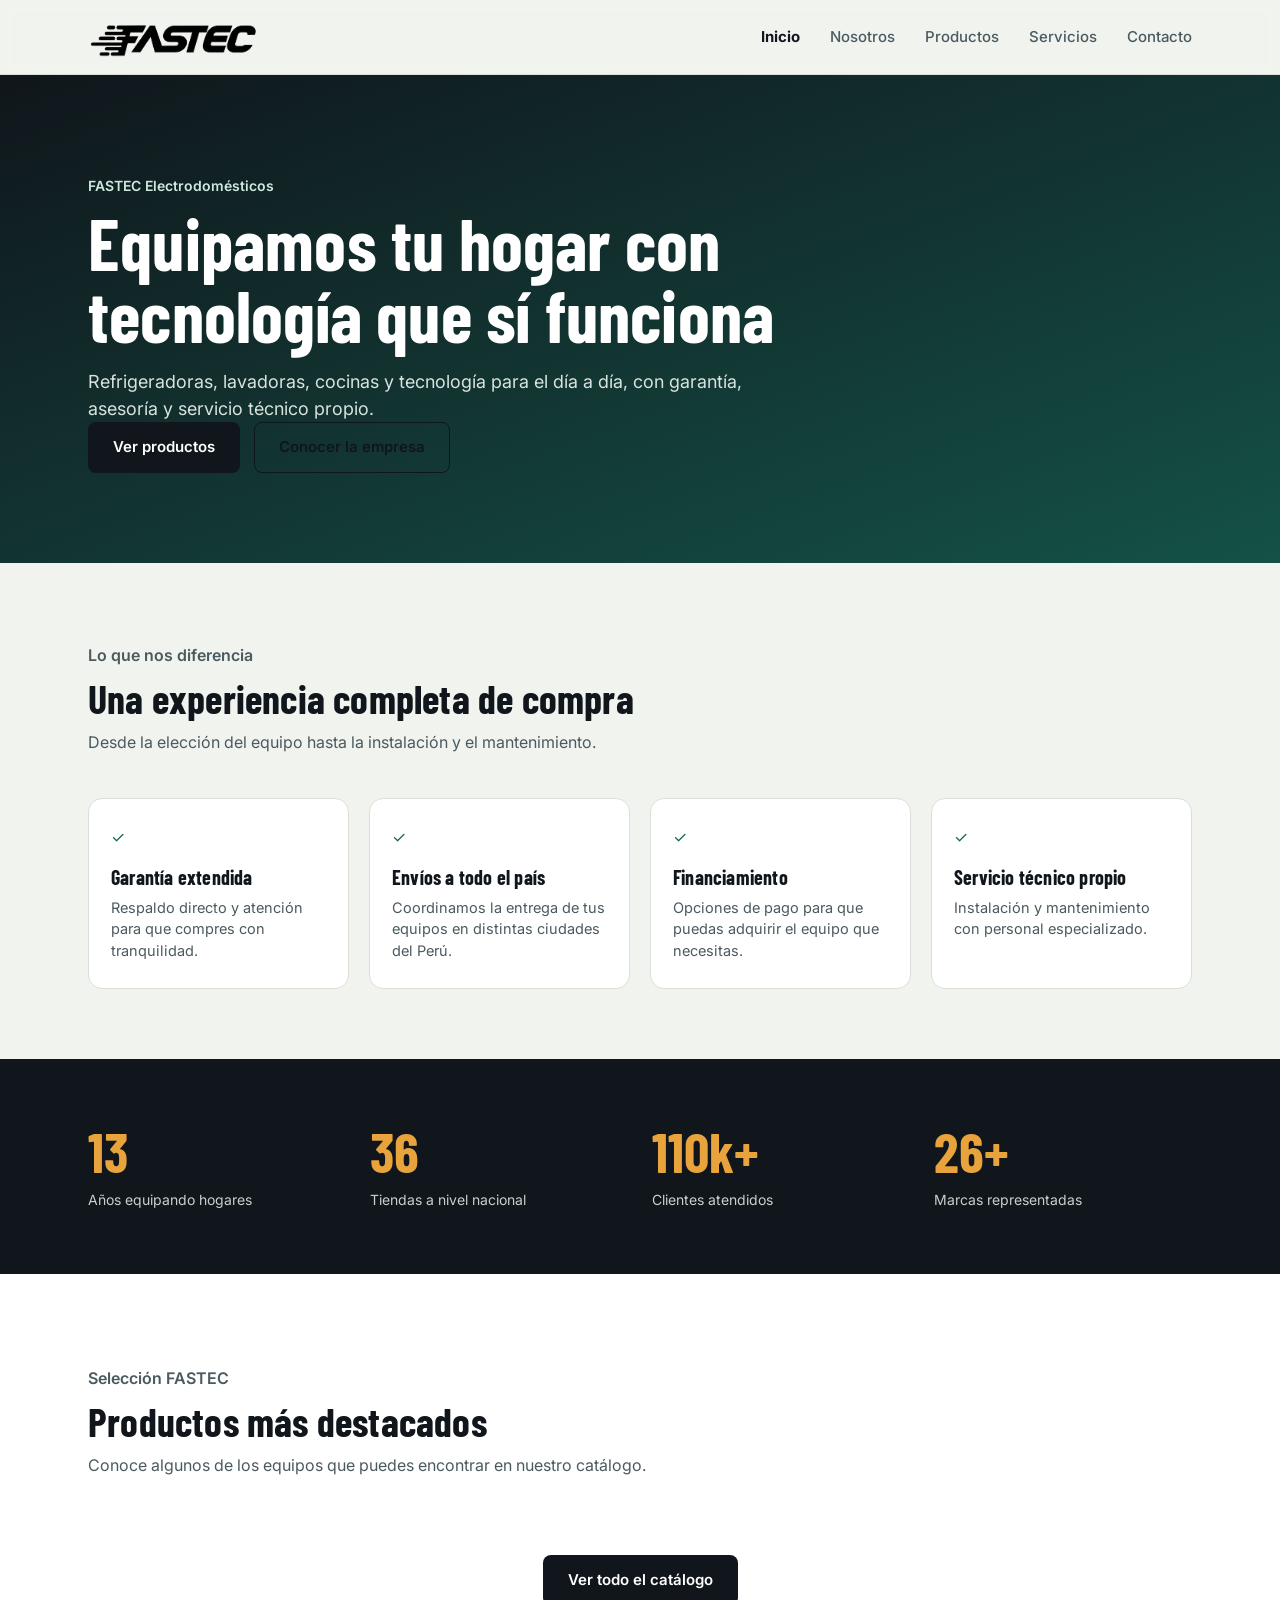
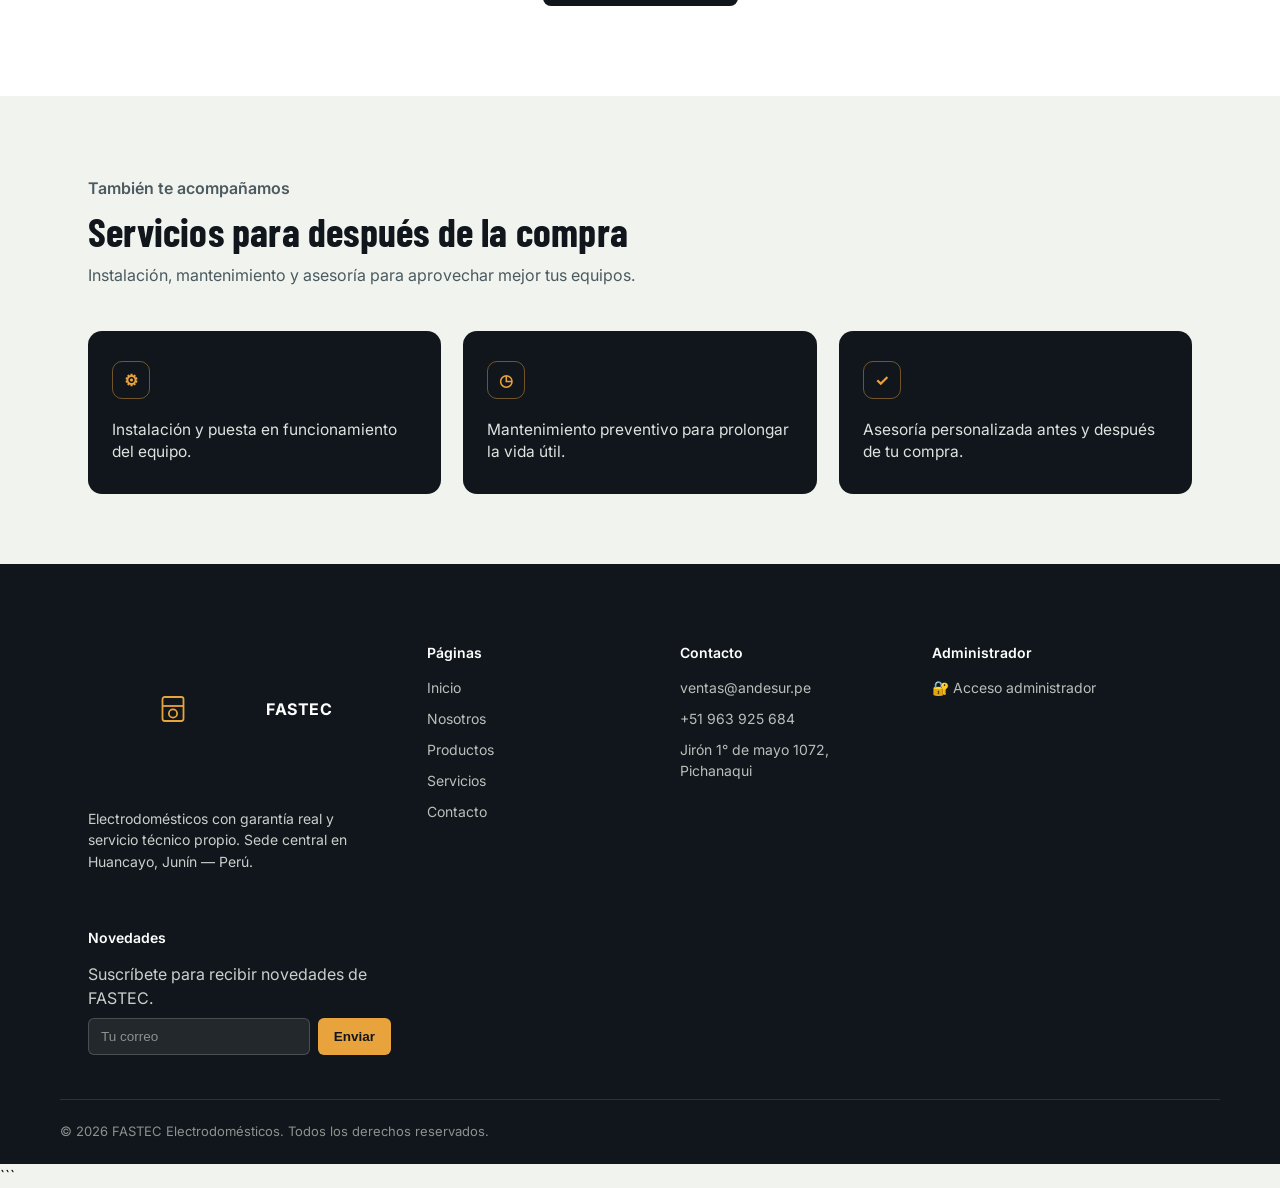
<file: index.html>
<!DOCTYPE html>
<html lang="es">
<head>
<meta charset="UTF-8">
<meta name="viewport" content="width=device-width, initial-scale=1.0">

<title>Inicio | </title>

<link rel="stylesheet" href="styles.css">

<link rel="preconnect" href="https://fonts.googleapis.com">
<link rel="preconnect" href="https://fonts.gstatic.com" crossorigin>

<link href="https://fonts.googleapis.com/css2?family=Barlow+Condensed:wght@600;700&family=Inter:wght@400;500;600;700&family=Space+Mono:wght@400;700&display=swap" rel="stylesheet">

</head>

<body>

<!-- =========================
     CABECERA
========================= -->
<div id="sharedHeader"></div>
    <!-- BOTÓN MENÚ MÓVIL -->

    <button
      class="nav-toggle"
      id="navToggle"
      aria-label="Abrir menú"
      aria-expanded="false"
    >

      <span></span>
      <span></span>
      <span></span>

    </button>

  </div>

</header>


<!-- =========================
     CONTENIDO PRINCIPAL
========================= -->

<main>


<!-- =========================
     HERO
========================= -->

<section class="page-hero">

  <div class="wrap page-hero-inner">

    <p class="kicker">
      FASTEC Electrodomésticos
    </p>

    <h1>
      Equipamos tu hogar con tecnología que sí funciona
    </h1>

    <p>
      Refrigeradoras, lavadoras, cocinas y tecnología para el día a día,
      con garantía, asesoría y servicio técnico propio.
    </p>

    <div class="hero-actions">

      <a
        href="productos.html"
        class="btn btn-primary"
      >
        Ver productos
      </a>

      <a
        href="nosotros.html"
        class="btn btn-ghost"
      >
        Conocer la empresa
      </a>

    </div>

  </div>

</section>


<!-- =========================
     CARACTERÍSTICAS
========================= -->

<section class="features">

  <div class="wrap">

    <div class="section-head">

      <p class="kicker">
        Lo que nos diferencia
      </p>

      <h2>
        Una experiencia completa de compra
      </h2>

      <p>
        Desde la elección del equipo hasta la instalación y el mantenimiento.
      </p>

    </div>


    <div class="feature-grid">


      <article class="feature-card">

        <span class="feature-icon">
          ✓
        </span>

        <h3>
          Garantía extendida
        </h3>

        <p>
          Respaldo directo y atención para que compres con tranquilidad.
        </p>

      </article>


      <article class="feature-card">

        <span class="feature-icon">
          ✓
        </span>

        <h3>
          Envíos a todo el país
        </h3>

        <p>
          Coordinamos la entrega de tus equipos en distintas ciudades del Perú.
        </p>

      </article>


      <article class="feature-card">

        <span class="feature-icon">
          ✓
        </span>

        <h3>
          Financiamiento
        </h3>

        <p>
          Opciones de pago para que puedas adquirir el equipo que necesitas.
        </p>

      </article>


      <article class="feature-card">

        <span class="feature-icon">
          ✓
        </span>

        <h3>
          Servicio técnico propio
        </h3>

        <p>
          Instalación y mantenimiento con personal especializado.
        </p>

      </article>


    </div>

  </div>

</section>


<!-- =========================
     ESTADÍSTICAS
========================= -->

<section class="stats">

  <div class="wrap stats-grid">


    <div class="stat">

      <span
        class="stat-num"
        data-count="15"
      >
        0
      </span>

      <span class="stat-label">
        Años equipando hogares
      </span>

    </div>


    <div class="stat">

      <span
        class="stat-num"
        data-count="42"
      >
        0
      </span>

      <span class="stat-label">
        Tiendas a nivel nacional
      </span>

    </div>


    <div class="stat">

      <span
        class="stat-num"
        data-count="128"
        data-suffix="k+"
      >
        0
      </span>

      <span class="stat-label">
        Clientes atendidos
      </span>

    </div>


    <div class="stat">

      <span
        class="stat-num"
        data-count="30"
        data-suffix="+"
      >
        0
      </span>

      <span class="stat-label">
        Marcas representadas
      </span>

    </div>


  </div>

</section>


<!-- =========================
     PRODUCTOS DESTACADOS
========================= -->

<section class="featured-products">

  <div class="wrap">

    <div class="section-head">

      <p class="kicker">
        Selección FASTEC
      </p>

      <h2>
        Productos más destacados
      </h2>

      <p>
        Conoce algunos de los equipos que puedes encontrar en nuestro catálogo.
      </p>

    </div>


    <!--
      AQUÍ JAVASCRIPT CARGA
      LOS PRODUCTOS MARCADOS COMO DESTACADOS
      DESDE data.js
    -->

    <div
      id="featuredProducts"
      class="catalog-grid featured-grid"
    ></div>


    <div class="featured-actions">

      <a
        href="productos.html"
        class="btn btn-primary"
      >
        Ver todo el catálogo
      </a>

    </div>

  </div>

</section>


<!-- =========================
     SERVICIOS
========================= -->

<section class="service">

  <div class="wrap">

    <div class="section-head">

      <p class="kicker">
        También te acompañamos
      </p>

      <h2>
        Servicios para después de la compra
      </h2>

      <p>
        Instalación, mantenimiento y asesoría para aprovechar mejor tus equipos.
      </p>

    </div>


    <div class="service-grid">


      <figure class="service-card">

        <span class="service-icon">
          ⚙
        </span>

        <figcaption>
          Instalación y puesta en funcionamiento del equipo.
        </figcaption>

      </figure>


      <figure class="service-card">

        <span class="service-icon">
          ◷
        </span>

        <figcaption>
          Mantenimiento preventivo para prolongar la vida útil.
        </figcaption>

      </figure>


      <figure class="service-card">

        <span class="service-icon">
          ✓
        </span>

        <figcaption>
          Asesoría personalizada antes y después de tu compra.
        </figcaption>

      </figure>


    </div>

  </div>

</section>


</main>


<!-- =========================
     FOOTER
========================= -->

<footer class="site-footer">

  <div class="wrap footer-grid">


    <!-- INFORMACIÓN ANDESUR -->

    <div class="footer-brand">

      <span class="brand">

        <span
          class="brand-mark"
          aria-hidden="true"
        >

          <svg viewBox="0 0 40 40" width="30" height="30">

            <rect
              x="6"
              y="4"
              width="28"
              height="32"
              rx="3"
              fill="none"
              stroke="currentColor"
              stroke-width="2.4"
            />

            <line
              x1="6"
              y1="16"
              x2="34"
              y2="16"
              stroke="currentColor"
              stroke-width="2.4"
            />

            <circle
              cx="20"
              cy="26"
              r="5.5"
              fill="none"
              stroke="currentColor"
              stroke-width="2.4"
            />

          </svg>

        </span>

        <span class="brand-name">
          FASTEC
        </span>

      </span>


      <p>
        Electrodomésticos con garantía real y servicio técnico propio.
        Sede central en Huancayo, Junín — Perú.
      </p>

    </div>


    <!-- PÁGINAS -->

    <div class="footer-col">

      <h4>
        Páginas
      </h4>

      <a href="index.html">
        Inicio
      </a>

      <a href="nosotros.html">
        Nosotros
      </a>

      <a href="productos.html">
        Productos
      </a>

      <a href="servicios.html">
        Servicios
      </a>

      <a href="contacto.html">
        Contacto
      </a>

    </div>


    <!-- CONTACTO -->

    <div class="footer-col">

      <h4>
        Contacto
      </h4>

      <a href="mailto:ventas@andesur.pe">

        <span id="footerEmail">
          fastec0224@gmail.com
        </span>

      </a>

      <a href="tel:+51963925684">

        <span id="footerPhone">
          +51 963 925 684
        </span>

      </a>

      <span>
        Jirón 1° de mayo 1072, Pichanaqui
      </span>

    </div>


    <!-- =========================
         ADMINISTRADOR
    ========================= -->

    <div class="footer-col">

      <h4>
        Administrador
      </h4>

      <a
        href="admin.html"
        class="admin-link"
        title="Ingresar al panel de administración"
      >

        🔐 Acceso administrador

      </a>

    </div>


    <!-- NOVEDADES -->

    <div class="footer-col footer-news">

      <h4>
        Novedades
      </h4>

      <p>
        Suscríbete para recibir novedades de FASTEC.
      </p>


      <form
        class="news-form"
        onsubmit="return false;"
      >

        <input
          type="email"
          placeholder="Tu correo"
          aria-label="Correo electrónico"
          required
        >

        <button type="submit">
          Enviar
        </button>

      </form>

    </div>


  </div>


  <!-- =========================
       PIE INFERIOR
  ========================= -->

  <div class="wrap footer-bottom">

    <span>
      © 2026 FASTEC Electrodomésticos.
      Todos los derechos reservados.
    </span>

  </div>

</footer>


<!-- =========================
     JAVASCRIPT
========================= -->

<script src="data.js"></script>

<script src="catalog.js"></script>

<script src="footer-data.js"></script>

<script src="header.js"></script>
<script src="script.js"></script>


</body>
</html>
```
</file>
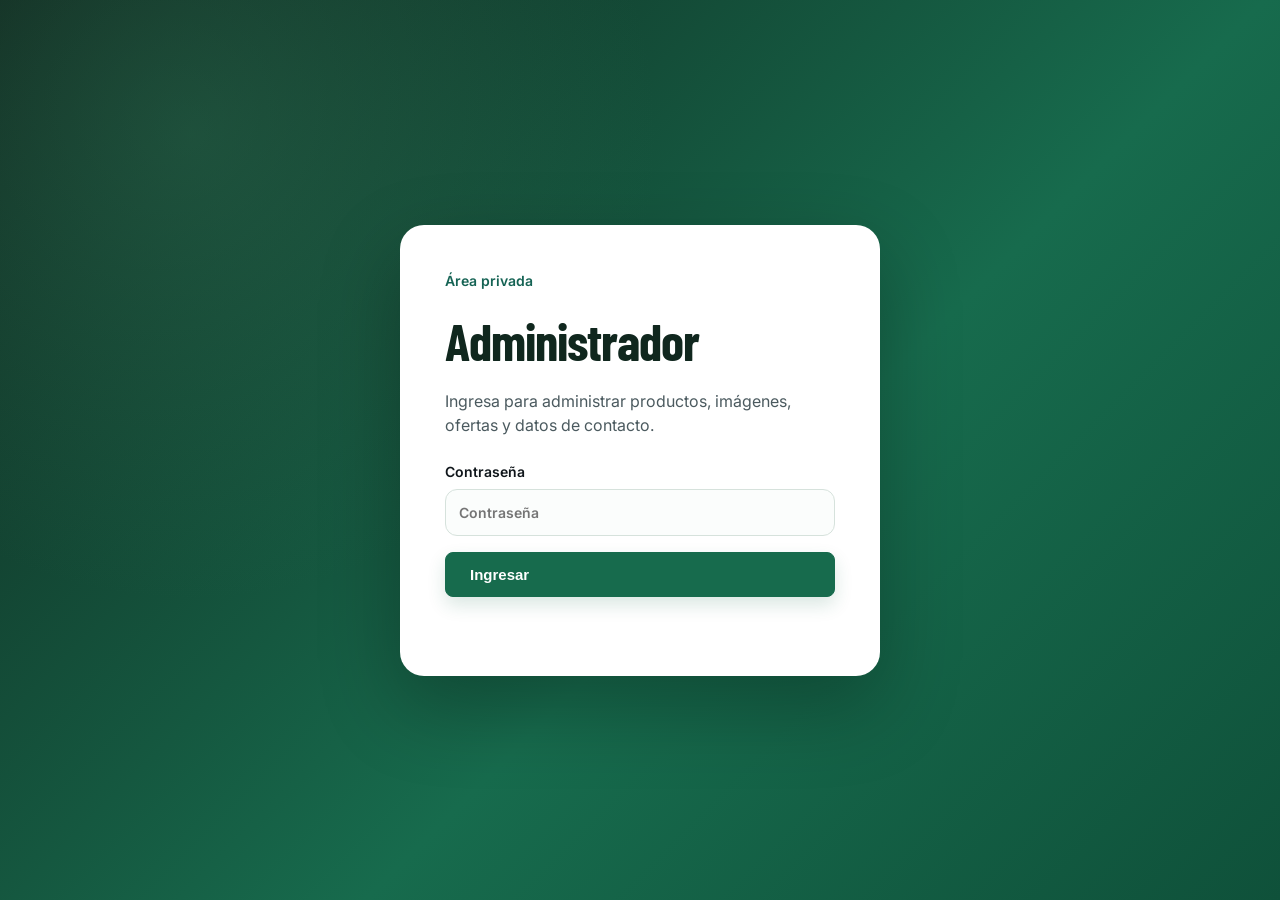
<file: admin.html>
<!DOCTYPE html>
<html lang="es">
<head>
<meta charset="UTF-8">
<meta name="viewport" content="width=device-width, initial-scale=1.0">
<title>Administrador | Andesur</title>
<link rel="stylesheet" href="styles.css">
<link rel="preconnect" href="https://fonts.googleapis.com">
<link rel="preconnect" href="https://fonts.gstatic.com" crossorigin>
<link href="https://fonts.googleapis.com/css2?family=Barlow+Condensed:wght@600;700&family=Inter:wght@400;500;600;700&family=Space+Mono:wght@400;700&display=swap" rel="stylesheet">
</head>
<body class="admin-body">
<div id="adminLogin" class="admin-login">
  <div class="admin-login-card">
    <p class="kicker">Área privada</p>
    <h1>Administrador</h1>
    <p>Ingresa para administrar productos, imágenes, ofertas y datos de contacto.</p>
    <form id="loginForm">
      <label>Contraseña<input id="adminPassword" type="password" placeholder="Contraseña" required></label>
      <button class="btn btn-primary" type="submit">Ingresar</button>
      <small id="loginError" class="login-error"></small>
    </form>
  </div>
</div>

<div id="adminApp" class="admin-app" hidden>
  <header class="admin-top">
    <div class="wrap admin-top-inner">
      <div><span class="kicker">Panel de control</span><h1>Andesur</h1></div>
      <div class="admin-actions"><a href="index.html" class="btn btn-ghost">Ver página</a><button id="logoutBtn" class="btn btn-primary">Cerrar sesión</button></div>
    </div>
  </header>

  <main class="admin-main">
    <div class="wrap">
      <div class="admin-tabs">
        <button class="admin-tab active" data-tab="productsTab">Productos</button>
        <button class="admin-tab" data-tab="servicesTab">Servicios</button>
        <button class="admin-tab" data-tab="companyTab">Empresa</button>
        <button class="admin-tab" data-tab="backupTab">Respaldo</button>
      </div>

      <section id="productsTab" class="admin-panel active">
        <div class="admin-panel-head">
          <div><p class="kicker">Catálogo</p><h2>Administrar productos</h2><p>Agrega y edita productos, cambia imágenes, precios, ofertas y destacados. También puedes ocultar un producto sin borrarlo.</p></div>
          <div class="admin-head-actions"><div id="productSummary" class="product-summary"></div><button id="newProductBtn" class="btn btn-primary">+ Nuevo producto</button></div>
        </div>
        <div id="adminProductList" class="admin-product-list"></div>
      </section>

      <section id="servicesTab" class="admin-panel">
        <div class="admin-panel-head">
          <div><p class="kicker">Catálogo de servicios</p><h2>Administrar servicios</h2><p>Agrega, edita y organiza los servicios por categorías. También puedes ocultarlos sin eliminarlos.</p></div>
          <div class="admin-head-actions"><div id="serviceSummary" class="product-summary"></div><button id="newServiceBtn" class="btn btn-primary">+ Nuevo servicio</button></div>
        </div>
        <div id="adminServiceList" class="admin-product-list"></div>
      </section>

      <section id="companyTab" class="admin-panel">
        <div class="admin-panel-head"><div><p class="kicker">Información</p><h2>Datos de la empresa</h2><p>Estos datos se muestran en el pie de página y en la sección de contacto.</p></div></div>
        <form id="companyForm" class="admin-form company-form">
          <label>Nombre<input name="name" required></label>
          <label>Correo<input name="email" type="email" required></label>
          <label>Teléfono<input name="phone" required></label>
          <label>Dirección<input name="address" required></label>
          <label class="full">Descripción<textarea name="description" rows="4" required></textarea></label>
          <div class="full"><button class="btn btn-primary" type="submit">Guardar información</button></div>
        </form>
      </section>

      <section id="backupTab" class="admin-panel">
        <div class="admin-panel-head"><div><p class="kicker">Seguridad</p><h2>Respaldo del contenido</h2><p>Exporta tus productos y configuración para guardarlos. También puedes restaurarlos en este navegador.</p></div></div>
        <div class="backup-actions">
          <button id="exportBtn" class="btn btn-primary">Exportar datos</button>
          <label class="btn btn-ghost file-button">Importar datos<input id="importFile" type="file" accept=".json,application/json" hidden></label>
          <button id="resetBtn" class="btn btn-danger">Restaurar datos iniciales</button>
        </div>
        <p class="admin-note">Importante: esta versión funciona con almacenamiento del navegador (localStorage). Para que los cambios hechos por el administrador se vean automáticamente para todas las personas desde cualquier dispositivo, el sitio necesita un servidor/base de datos y autenticación real.</p>
      </section>
    </div>
  </main>
</div>

<div id="serviceModal" class="admin-modal" hidden>
  <div class="admin-modal-card">
    <div class="modal-head"><h2 id="serviceModalTitle">Nuevo servicio</h2><button id="closeServiceModal" class="modal-close">×</button></div>
    <form id="serviceForm" class="admin-form">
      <label>Nombre del servicio<input name="name" required></label>
      <label>Categoría<input name="category" required placeholder="Ej. Instalación y puesta en marcha"></label>
      <label>Ícono<input name="icon" maxlength="2" placeholder="✓"></label>
      <label class="full">Descripción<textarea name="description" rows="4" required></textarea></label>
      <div class="modal-actions full"><button type="button" id="cancelService" class="btn btn-ghost">Cancelar</button><button type="submit" class="btn btn-primary">Guardar servicio</button></div>
    </form>
  </div>
</div>

<div id="productModal" class="admin-modal" hidden>
  <div class="admin-modal-card">
    <div class="modal-head"><h2 id="modalTitle">Nuevo producto</h2><button id="closeModal" class="modal-close">×</button></div>
    <form id="productForm" class="admin-form">
      <input type="hidden" name="id">
      <label>Nombre del producto<input name="name" required></label>
      <label>Categoría<input name="category" required></label>
      <label>Modelo<input name="model" required></label>
      <label>Precio (S/)<input name="price" placeholder="Ej. 1599"></label>
      <label>Precio anterior (S/)<input name="oldPrice" placeholder="Ej. 1899"></label>
      <label>Oferta / etiqueta<input name="offer" placeholder="Ej. -17%"></label>
      <label class="full">Imagen del producto<input name="imageFile" type="file" accept="image/*"><small>La imagen se guardará en este navegador. También puedes pegar una URL:</small><input name="image" placeholder="https://..."></label>
      <div id="imagePreview" class="admin-image-preview full"></div>
      <label class="check-field full"><input name="featured" type="checkbox"> Mostrar como producto destacado en Inicio</label>
      <div class="modal-actions full"><button type="button" id="cancelProduct" class="btn btn-ghost">Cancelar</button><button type="submit" class="btn btn-primary">Guardar producto</button></div>
    </form>
  </div>
</div>

<script src="data.js"></script>
<script src="admin.js"></script>
</body>
</html>
</file>
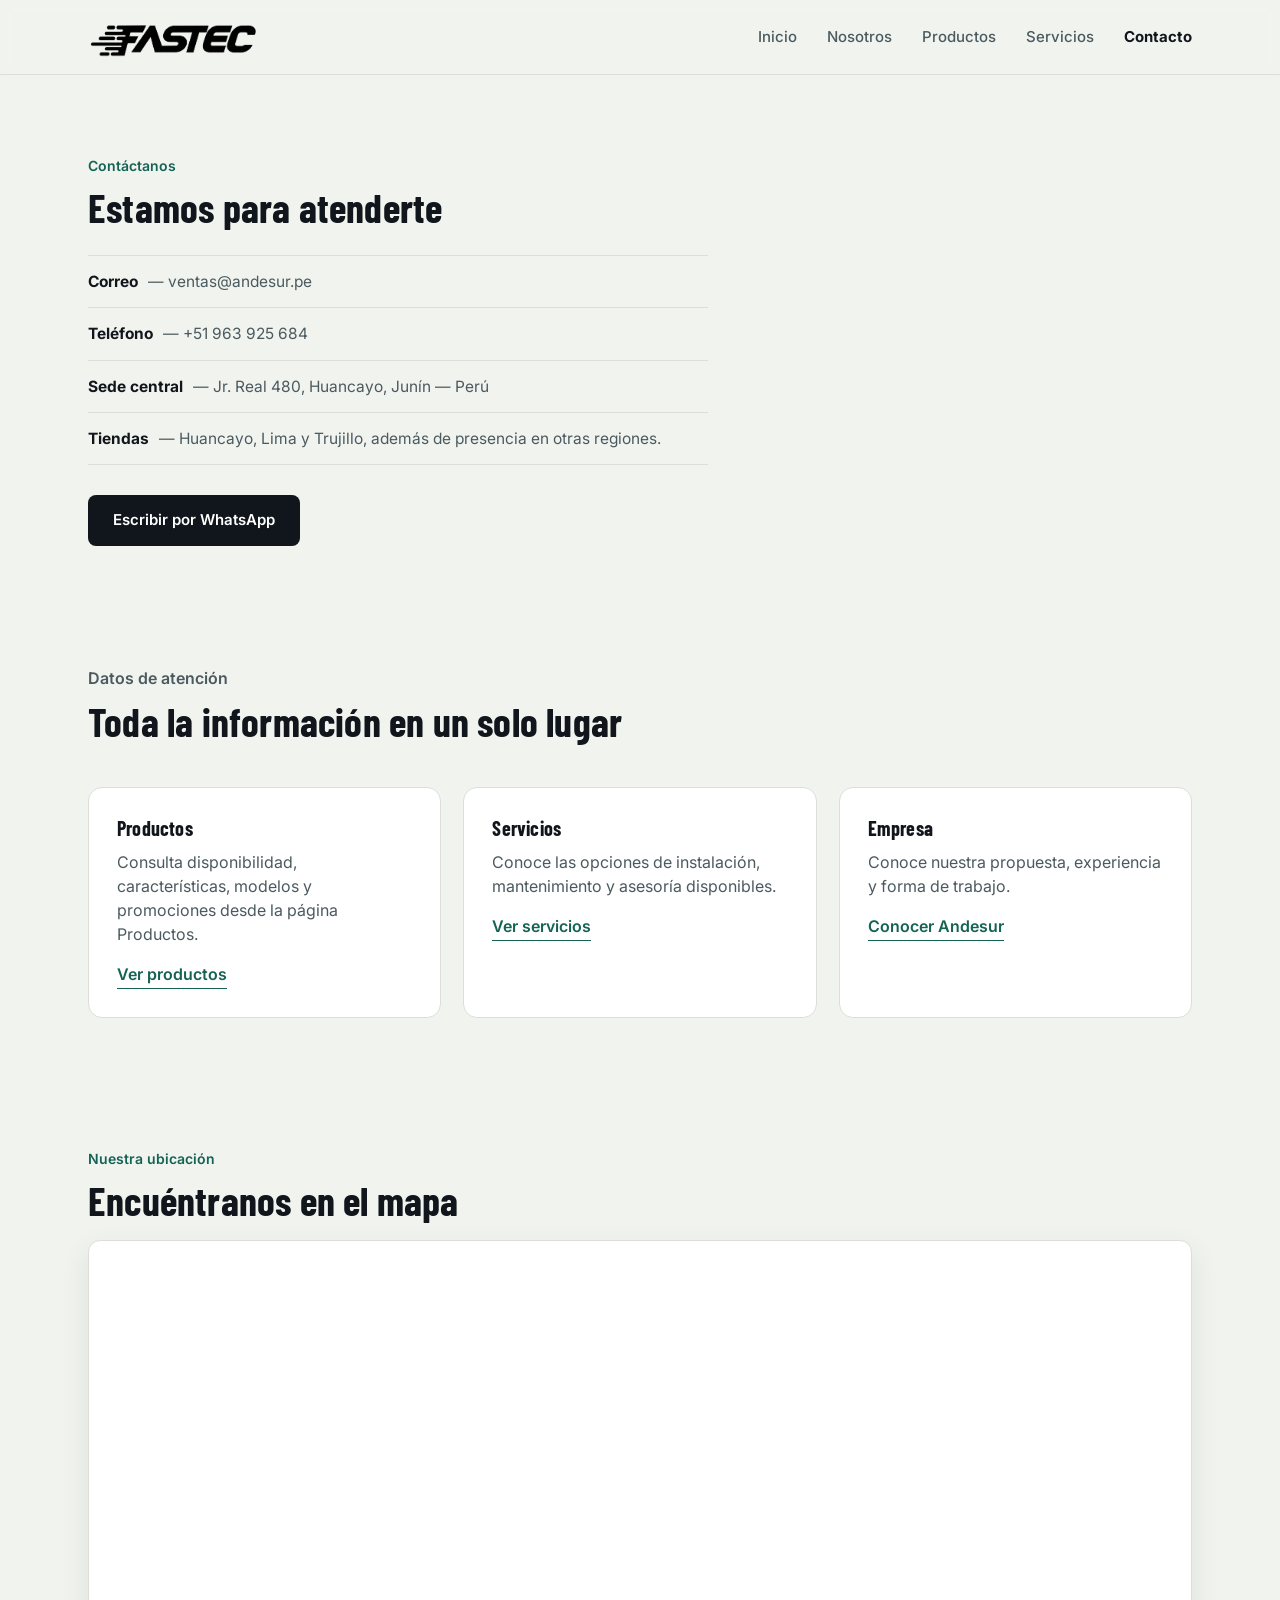
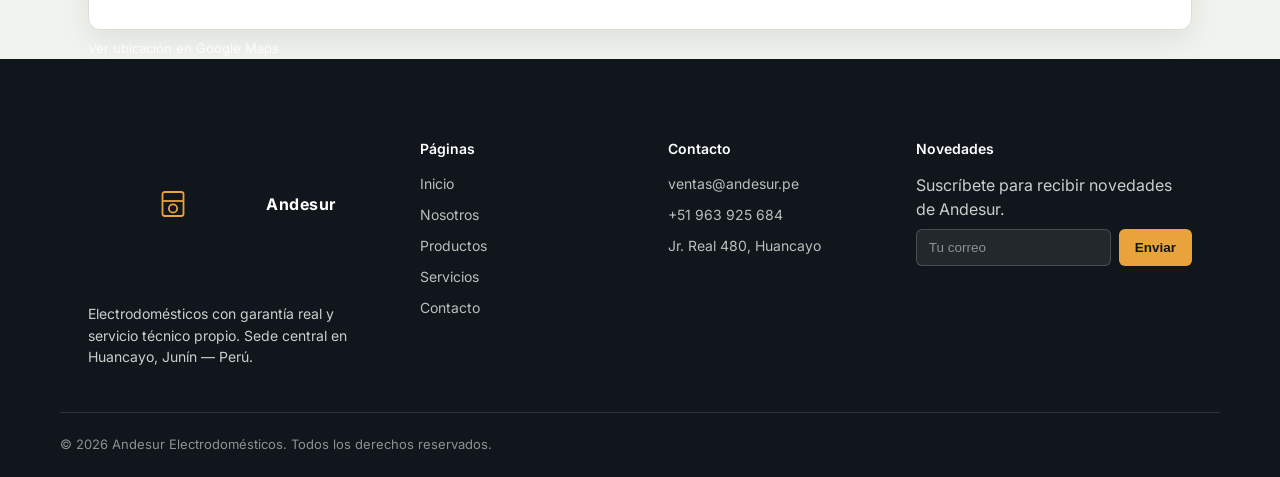
<file: contacto.html>
<!DOCTYPE html>
<html lang="es">
<head>
<meta charset="UTF-8">
<meta name="viewport" content="width=device-width, initial-scale=1.0">
<title>Contacto | Andesur</title>
<link rel="stylesheet" href="styles.css">
<link rel="preconnect" href="https://fonts.googleapis.com">
<link rel="preconnect" href="https://fonts.gstatic.com" crossorigin>
<link href="https://fonts.googleapis.com/css2?family=Barlow+Condensed:wght@600;700&family=Inter:wght@400;500;600;700&family=Space+Mono:wght@400;700&display=swap" rel="stylesheet">
</head>
<body>
<div id="sharedHeader"></div>
<main>

<section class="location">
  <div class="wrap location-grid">
    <div>
      <p class="kicker">Contáctanos</p>
      <h2>Estamos para atenderte</h2>
      <ul class="store-list">
        <li><strong>Correo</strong> — <a href="mailto:ventas@andesur.pe"><span id="footerEmail">ventas@andesur.pe</span></a></li>
        <li><strong>Teléfono</strong> — <a href="tel:+51963925684"><span id="footerPhone">+51 963 925 684</span></a></li>
        <li><strong>Sede central</strong> — Jr. Real 480, Huancayo, Junín — Perú</li>
        <li><strong>Tiendas</strong> — Huancayo, Lima y Trujillo, además de presencia en otras regiones.</li>
      </ul>
      <a href="https://wa.me/51963925684?text=Hola%2C%20quiero%20consultar%20por%20un%20equipo" class="btn btn-primary">Escribir por WhatsApp</a>
    </div>
  </div>
</section>

<!-- Información de atención -->
<section class="info-section contact-extra">
  <div class="wrap">
    <div class="section-head"><p class="kicker">Datos de atención</p><h2>Toda la información en un solo lugar</h2></div>
    <div class="three-cols">
      <article class="simple-card"><h3>Productos</h3><p>Consulta disponibilidad, características, modelos y promociones desde la página Productos.</p><a class="link-arrow" href="productos.html">Ver productos</a></article>
      <article class="simple-card"><h3>Servicios</h3><p>Conoce las opciones de instalación, mantenimiento y asesoría disponibles.</p><a class="link-arrow" href="servicios.html">Ver servicios</a></article>
      <article class="simple-card"><h3>Empresa</h3><p>Conoce nuestra propuesta, experiencia y forma de trabajo.</p><a class="link-arrow" href="nosotros.html">Conocer Andesur</a></article>
    </div>
  </div>
</section>

<!-- Mapa de Google antes del footer -->
<div class="wrap contact-map-wide">
  <div class="contact-map-heading">
    <p class="kicker">Nuestra ubicación</p>
    <h2>Encuéntranos en el mapa</h2>
  </div>
  <div class="contact-map-frame">
    <iframe
      src="https://www.google.com/maps?q=-10.927586179299054,-74.87402791747887&z=17&output=embed"
      title="Ubicación de Andesur"
      loading="lazy"
      referrerpolicy="no-referrer-when-downgrade"
      allowfullscreen>
    </iframe>
  </div>
  <a class="map-link contact-map-link" href="https://www.google.com/maps?q=-10.927586179299054,-74.87402791747887" target="_blank" rel="noopener">Ver ubicación en Google Maps</a>
</div>

</main>
<footer class="site-footer">
  <div class="wrap footer-grid">
    <div class="footer-brand">
      <span class="brand">
        <span class="brand-mark" aria-hidden="true">
          <svg viewBox="0 0 40 40" width="30" height="30"><rect x="6" y="4" width="28" height="32" rx="3" fill="none" stroke="currentColor" stroke-width="2.4"/><line x1="6" y1="16" x2="34" y2="16" stroke="currentColor" stroke-width="2.4"/><circle cx="20" cy="26" r="5.5" fill="none" stroke="currentColor" stroke-width="2.4"/></svg>
        </span>
        <span class="brand-name">Andesur</span>
      </span>
      <p>Electrodomésticos con garantía real y servicio técnico propio. Sede central en Huancayo, Junín — Perú.</p>
    </div>
    <div class="footer-col">
      <h4>Páginas</h4>
      <a href="index.html">Inicio</a>
      <a href="nosotros.html">Nosotros</a>
      <a href="productos.html">Productos</a>
      <a href="servicios.html">Servicios</a>
      <a href="contacto.html">Contacto</a>
    </div>
    <div class="footer-col">
      <h4>Contacto</h4>
      <a href="mailto:ventas@andesur.pe"><span id="footerEmail">ventas@andesur.pe</span></a>
      <a href="tel:+51963925684"><span id="footerPhone">+51 963 925 684</span></a>
      <span>Jr. Real 480, Huancayo</span>
    </div>
    <div class="footer-col footer-news">
      <h4>Novedades</h4>
      <p>Suscríbete para recibir novedades de Andesur.</p>
      <form class="news-form" onsubmit="return false;">
        <input type="email" placeholder="Tu correo" aria-label="Correo electrónico" required>
        <button type="submit">Enviar</button>
      </form>
    </div>
  </div>
  <div class="wrap footer-bottom">
    <span>© 2026 Andesur Electrodomésticos. Todos los derechos reservados.</span>
  </div>
</footer>
<script src="footer-data.js"></script>
<script src="header.js"></script>
<script src="script.js"></script>
</body>
</html>
</file>
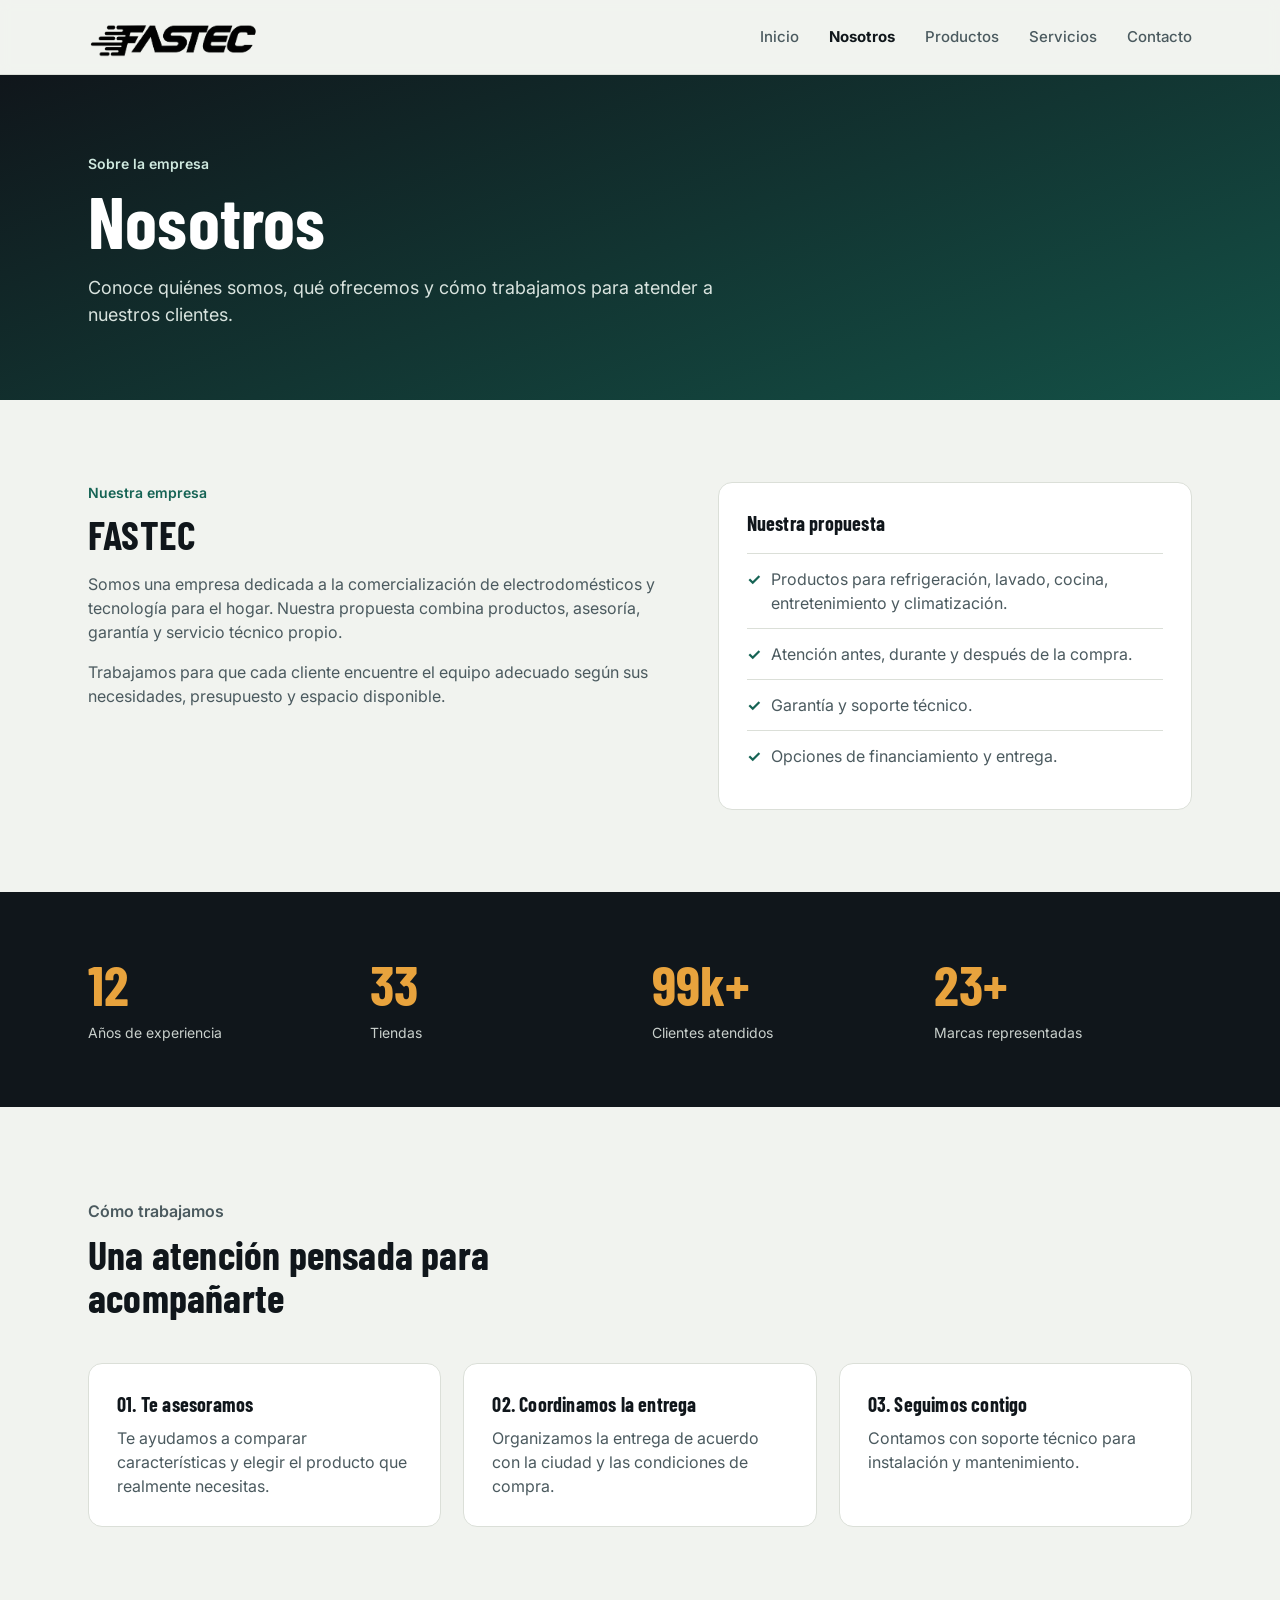
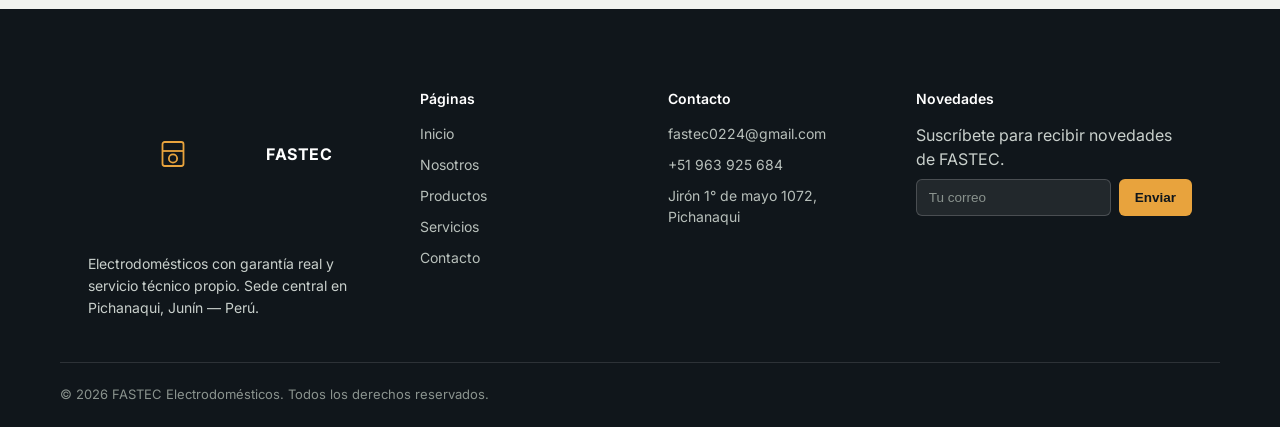
<file: nosotros.html>
<!DOCTYPE html>
<html lang="es">
<head>
<meta charset="UTF-8">
<meta name="viewport" content="width=device-width, initial-scale=1.0">
<title>Nosotros | FASTEC</title>
<link rel="stylesheet" href="styles.css">
<link rel="preconnect" href="https://fonts.googleapis.com">
<link rel="preconnect" href="https://fonts.gstatic.com" crossorigin>
<link href="https://fonts.googleapis.com/css2?family=Barlow+Condensed:wght@600;700&family=Inter:wght@400;500;600;700&family=Space+Mono:wght@400;700&display=swap" rel="stylesheet">
</head>
<body>
<div id="sharedHeader"></div>
<main>

<section class="page-hero page-hero-small">
  <div class="wrap page-hero-inner">
    <p class="kicker">Sobre la empresa</p>
    <h1>Nosotros</h1>
    <p>Conoce quiénes somos, qué ofrecemos y cómo trabajamos para atender a nuestros clientes.</p>
  </div>
</section>

<section class="info-section">
  <div class="wrap info-grid">
    <div>
      <p class="kicker">Nuestra empresa</p>
      <h2>FASTEC</h2>
      <p>Somos una empresa dedicada a la comercialización de electrodomésticos y tecnología para el hogar. Nuestra propuesta combina productos, asesoría, garantía y servicio técnico propio.</p>
      <p>Trabajamos para que cada cliente encuentre el equipo adecuado según sus necesidades, presupuesto y espacio disponible.</p>
    </div>
    <div class="info-card">
      <h3>Nuestra propuesta</h3>
      <ul class="check-list">
        <li>Productos para refrigeración, lavado, cocina, entretenimiento y climatización.</li>
        <li>Atención antes, durante y después de la compra.</li>
        <li>Garantía y soporte técnico.</li>
        <li>Opciones de financiamiento y entrega.</li>
      </ul>
    </div>
  </div>
</section>

<section class="stats">
  <div class="wrap stats-grid">
    <div class="stat"><span class="stat-num" data-count="15">0</span><span class="stat-label">Años de experiencia</span></div>
    <div class="stat"><span class="stat-num" data-count="42">0</span><span class="stat-label">Tiendas</span></div>
    <div class="stat"><span class="stat-num" data-count="128" data-suffix="k+">0</span><span class="stat-label">Clientes atendidos</span></div>
    <div class="stat"><span class="stat-num" data-count="30" data-suffix="+">0</span><span class="stat-label">Marcas representadas</span></div>
  </div>
</section>

<section class="info-section">
  <div class="wrap">
    <div class="section-head"><p class="kicker">Cómo trabajamos</p><h2>Una atención pensada para acompañarte</h2></div>
    <div class="three-cols">
      <article class="simple-card"><h3>01. Te asesoramos</h3><p>Te ayudamos a comparar características y elegir el producto que realmente necesitas.</p></article>
      <article class="simple-card"><h3>02. Coordinamos la entrega</h3><p>Organizamos la entrega de acuerdo con la ciudad y las condiciones de compra.</p></article>
      <article class="simple-card"><h3>03. Seguimos contigo</h3><p>Contamos con soporte técnico para instalación y mantenimiento.</p></article>
    </div>
  </div>
</section>

</main>
<footer class="site-footer">
  <div class="wrap footer-grid">
    <div class="footer-brand">
      <span class="brand">
        <span class="brand-mark" aria-hidden="true">
          <svg viewBox="0 0 40 40" width="30" height="30"><rect x="6" y="4" width="28" height="32" rx="3" fill="none" stroke="currentColor" stroke-width="2.4"/><line x1="6" y1="16" x2="34" y2="16" stroke="currentColor" stroke-width="2.4"/><circle cx="20" cy="26" r="5.5" fill="none" stroke="currentColor" stroke-width="2.4"/></svg>
        </span>
        <span class="brand-name">FASTEC</span>
      </span>
      <p>Electrodomésticos con garantía real y servicio técnico propio. Sede central en Pichanaqui, Junín — Perú.</p>
    </div>
    <div class="footer-col">
      <h4>Páginas</h4>
      <a href="index.html">Inicio</a>
      <a href="nosotros.html">Nosotros</a>
      <a href="productos.html">Productos</a>
      <a href="servicios.html">Servicios</a>
      <a href="contacto.html">Contacto</a>
    </div>
    <div class="footer-col">
      <h4>Contacto</h4>
      <a href="mailto:fastec0224@gmail.com"><span id="footerEmail">fastec0224@gmail.com</span></a>
      <a href="tel:+51963925684"><span id="footerPhone">+51 963 925 684</span></a>
      <span>Jirón 1° de mayo 1072, Pichanaqui</span>
    </div>
    <div class="footer-col footer-news">
      <h4>Novedades</h4>
      <p>Suscríbete para recibir novedades de FASTEC.</p>
      <form class="news-form" onsubmit="return false;">
        <input type="email" placeholder="Tu correo" aria-label="Correo electrónico" required>
        <button type="submit">Enviar</button>
      </form>
    </div>
  </div>
  <div class="wrap footer-bottom">
    <span>© 2026 FASTEC Electrodomésticos. Todos los derechos reservados.</span>
  </div>
</footer>
<script src="footer-data.js"></script>
<script src="header.js"></script>
<script src="script.js"></script>
</body>
</html>
</file>
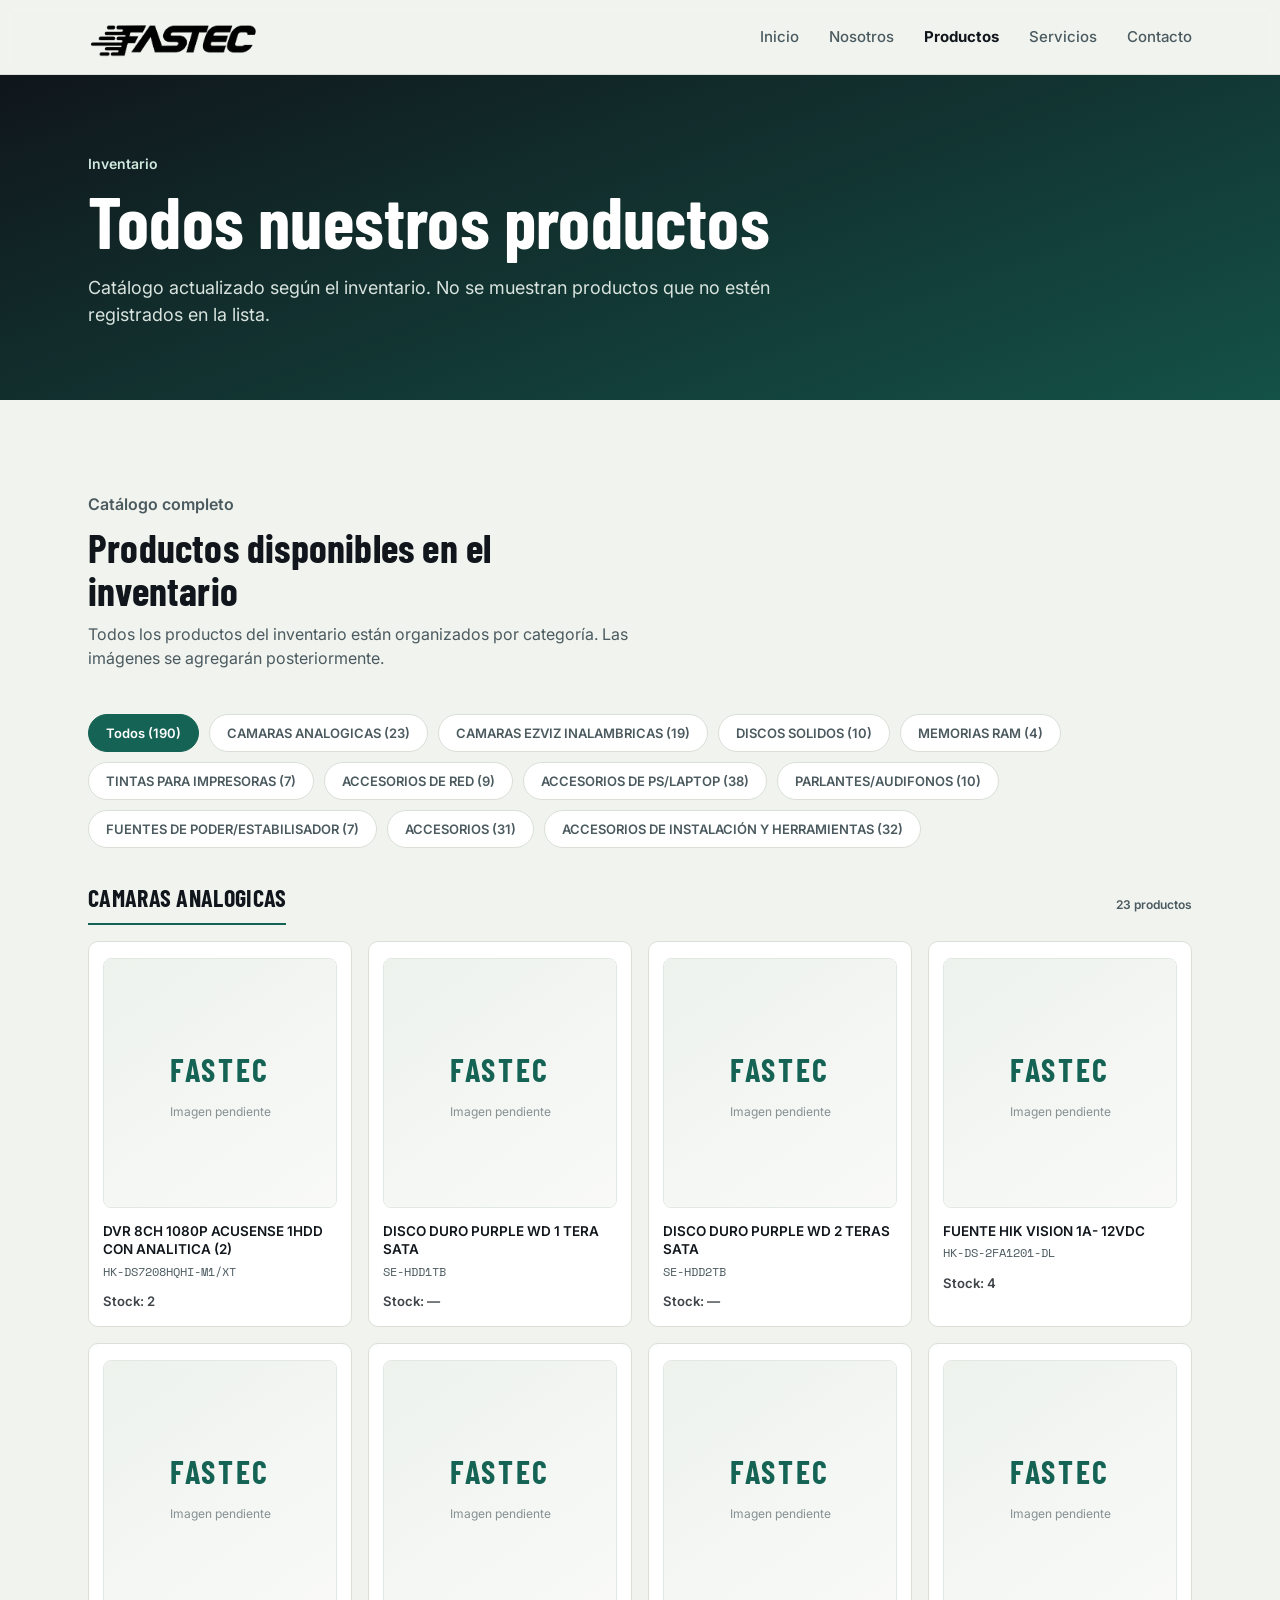
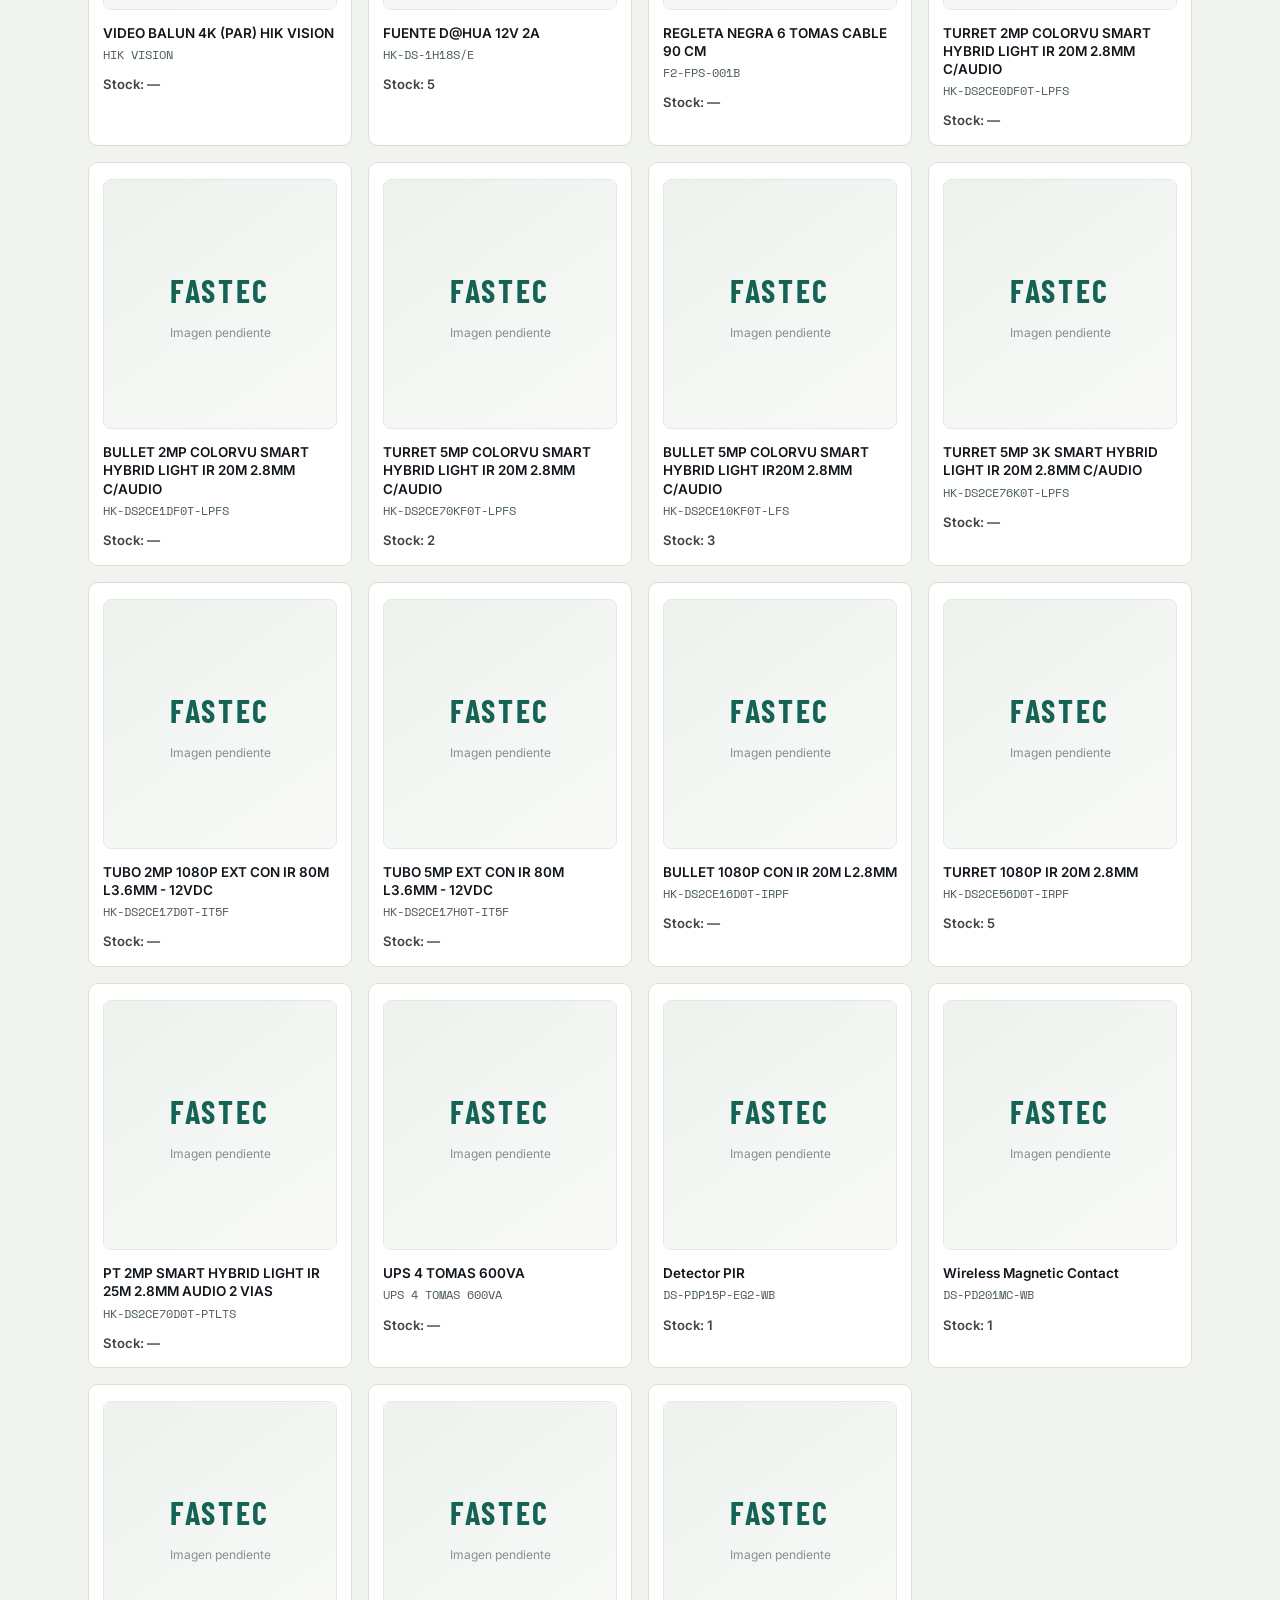
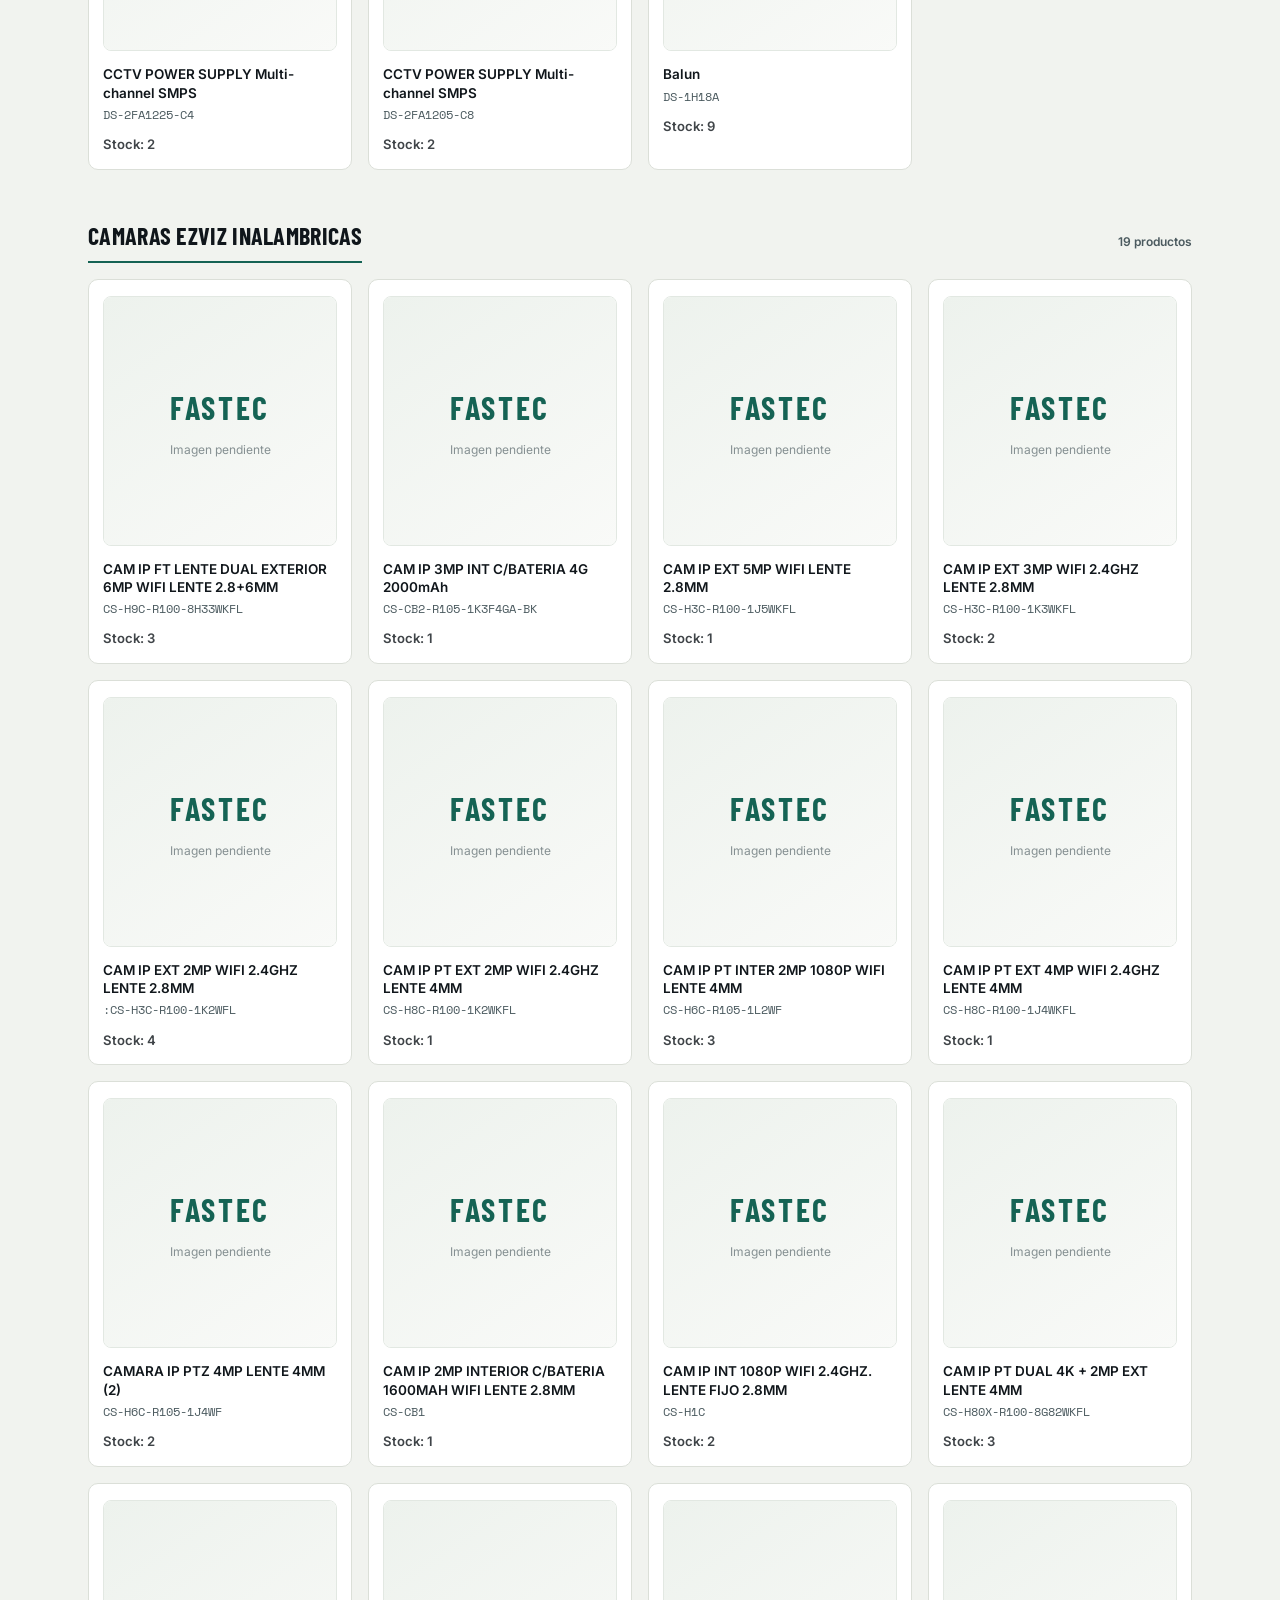
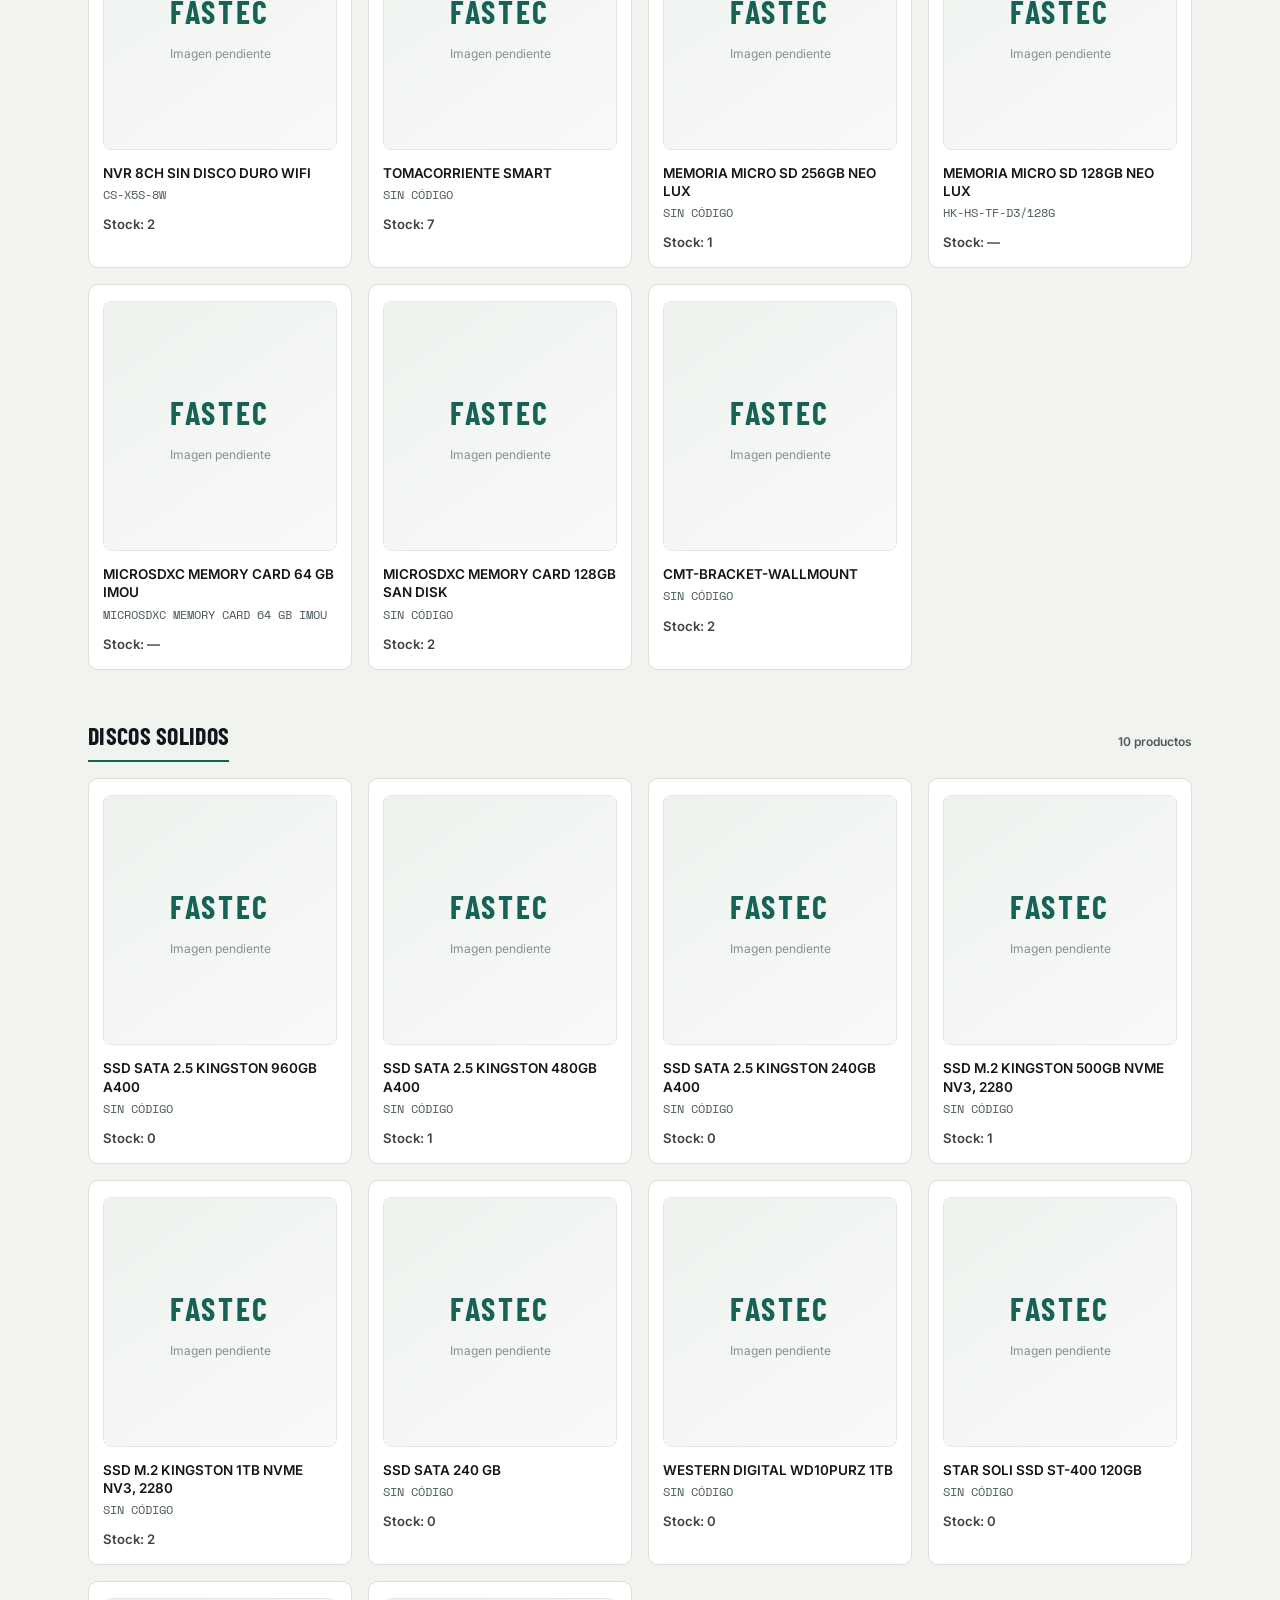
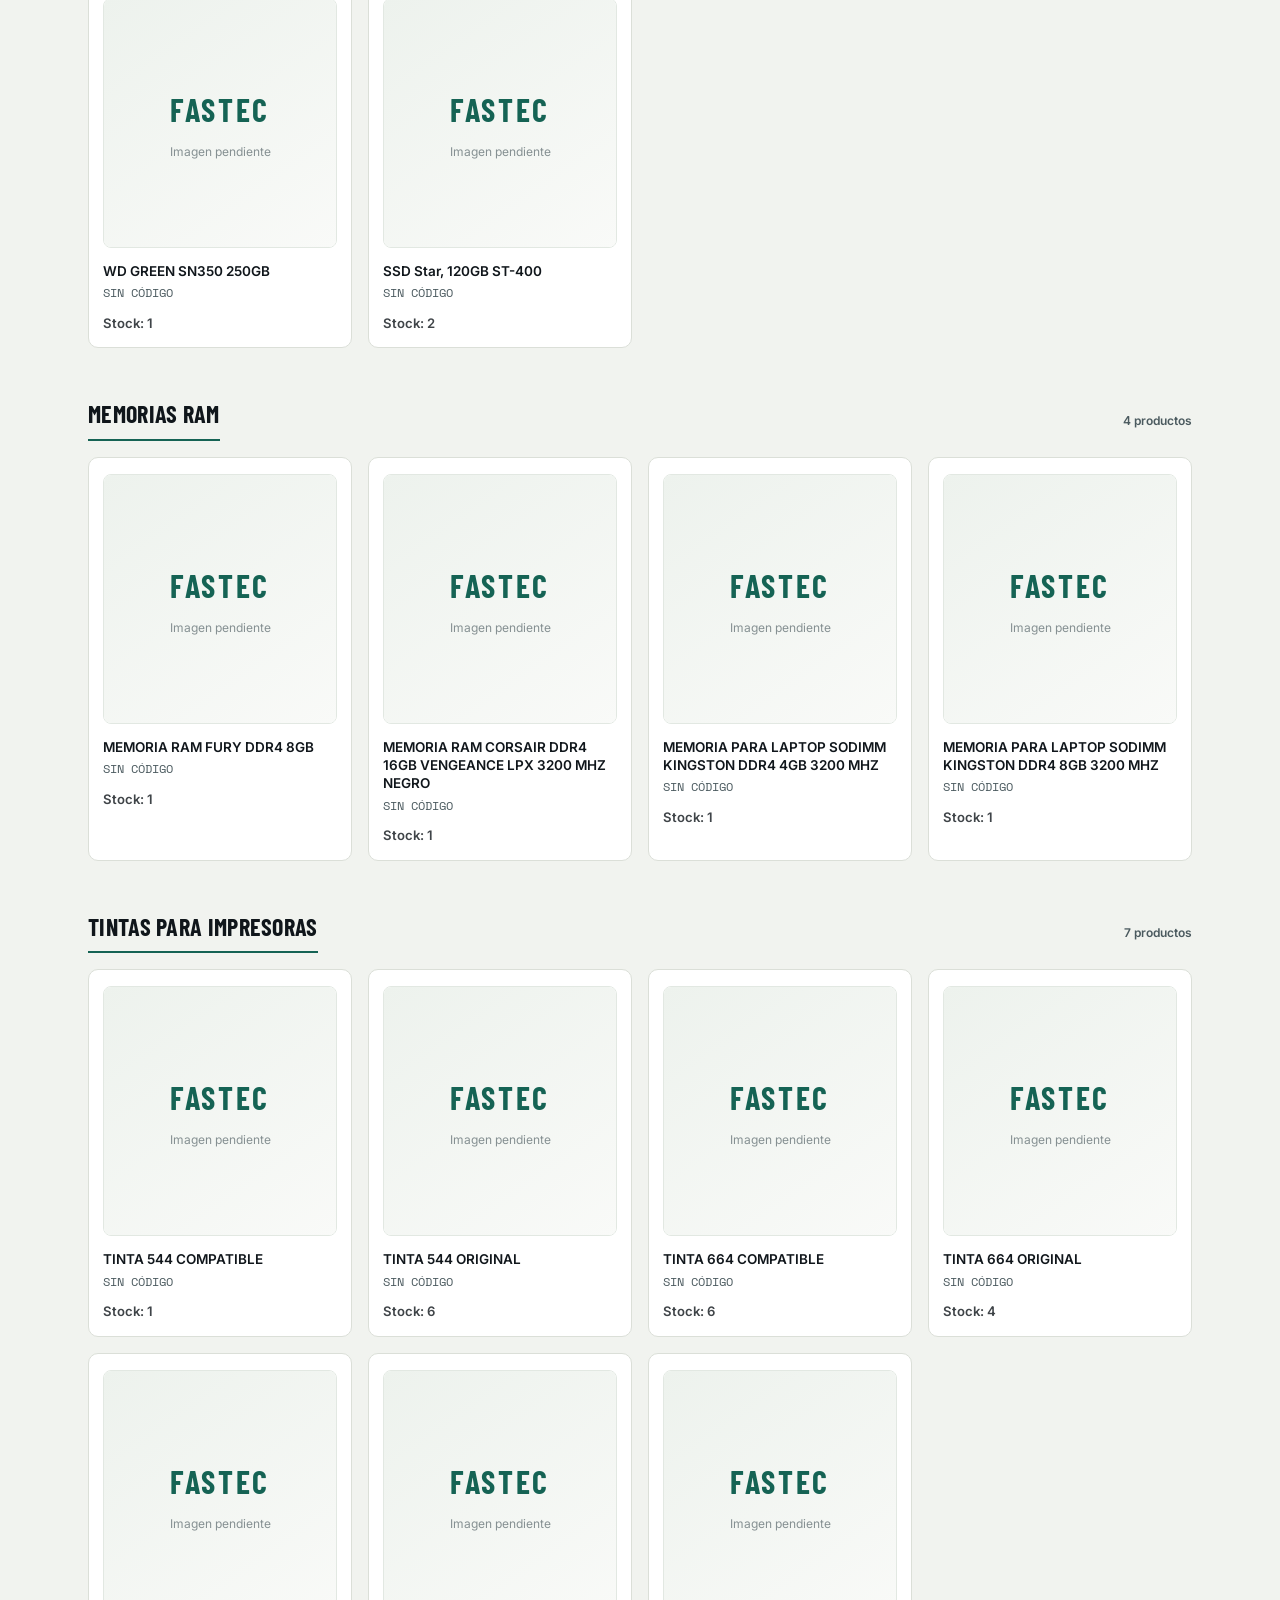
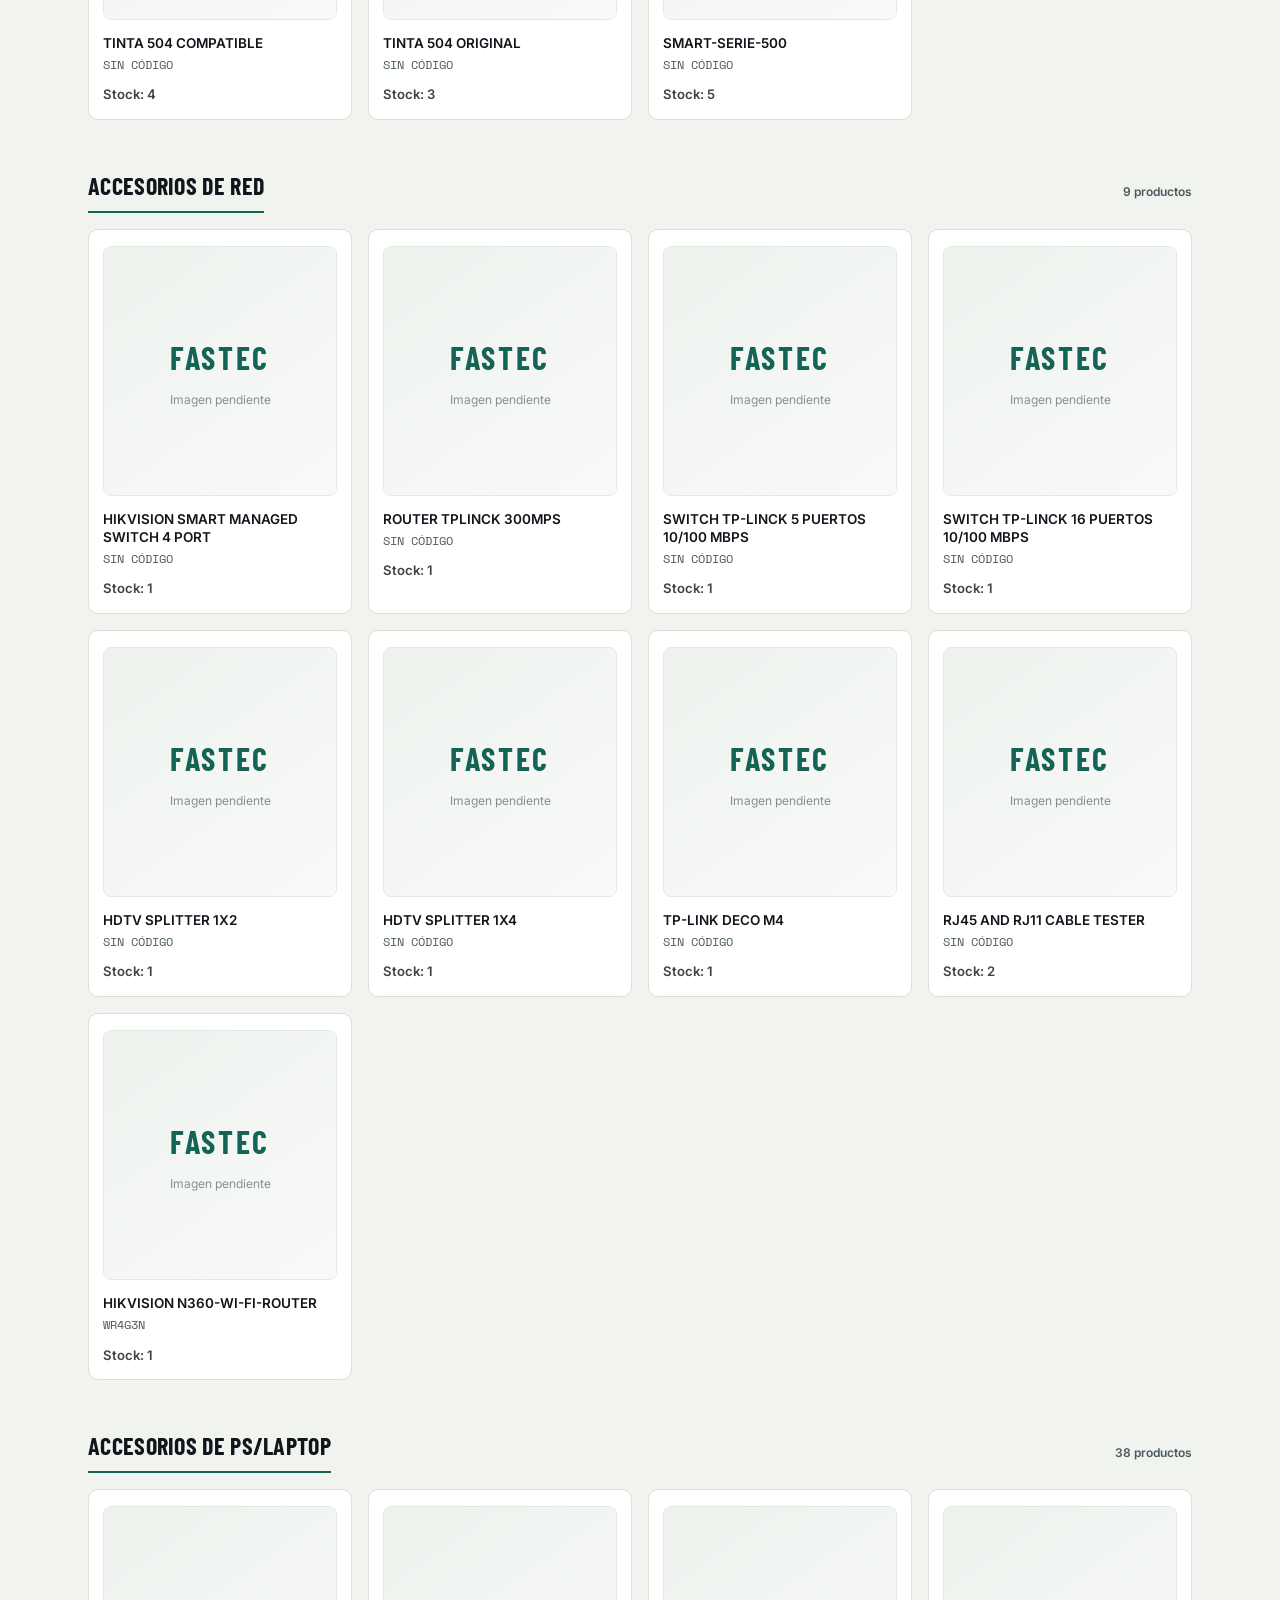
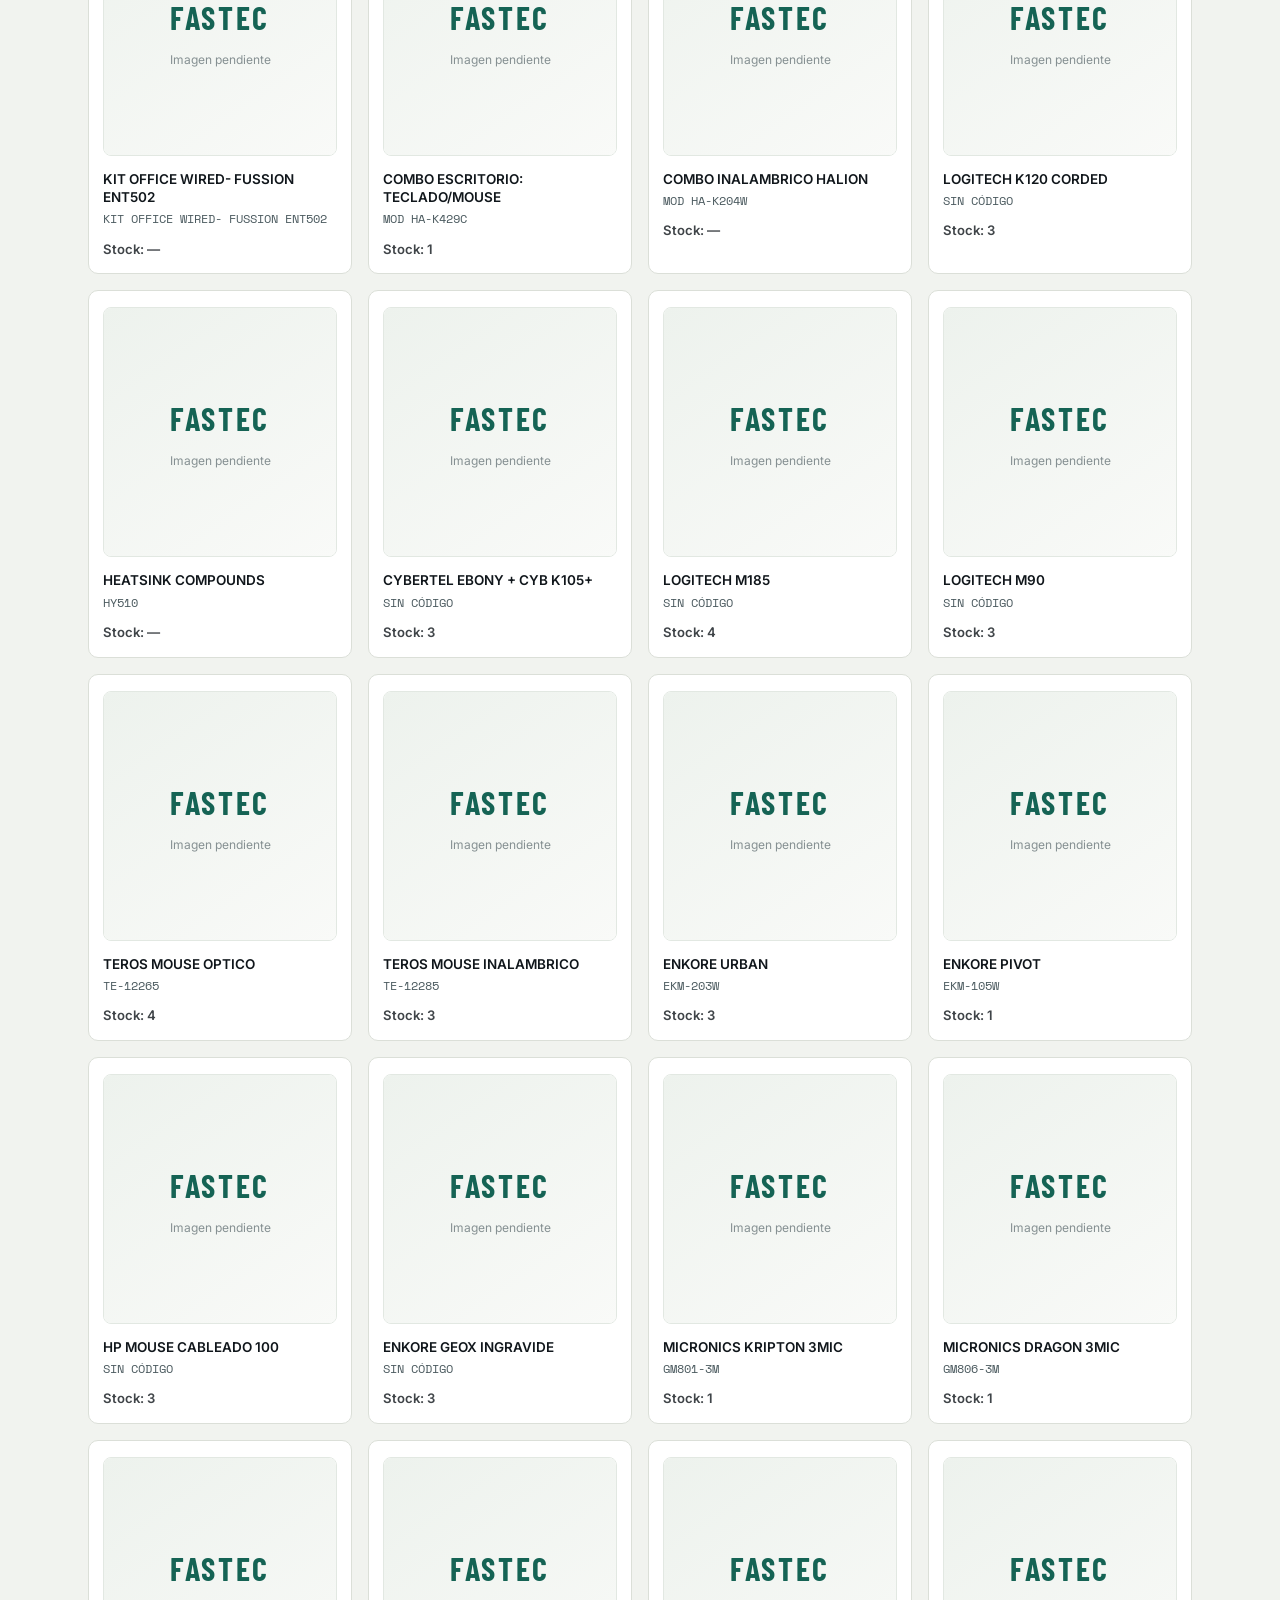
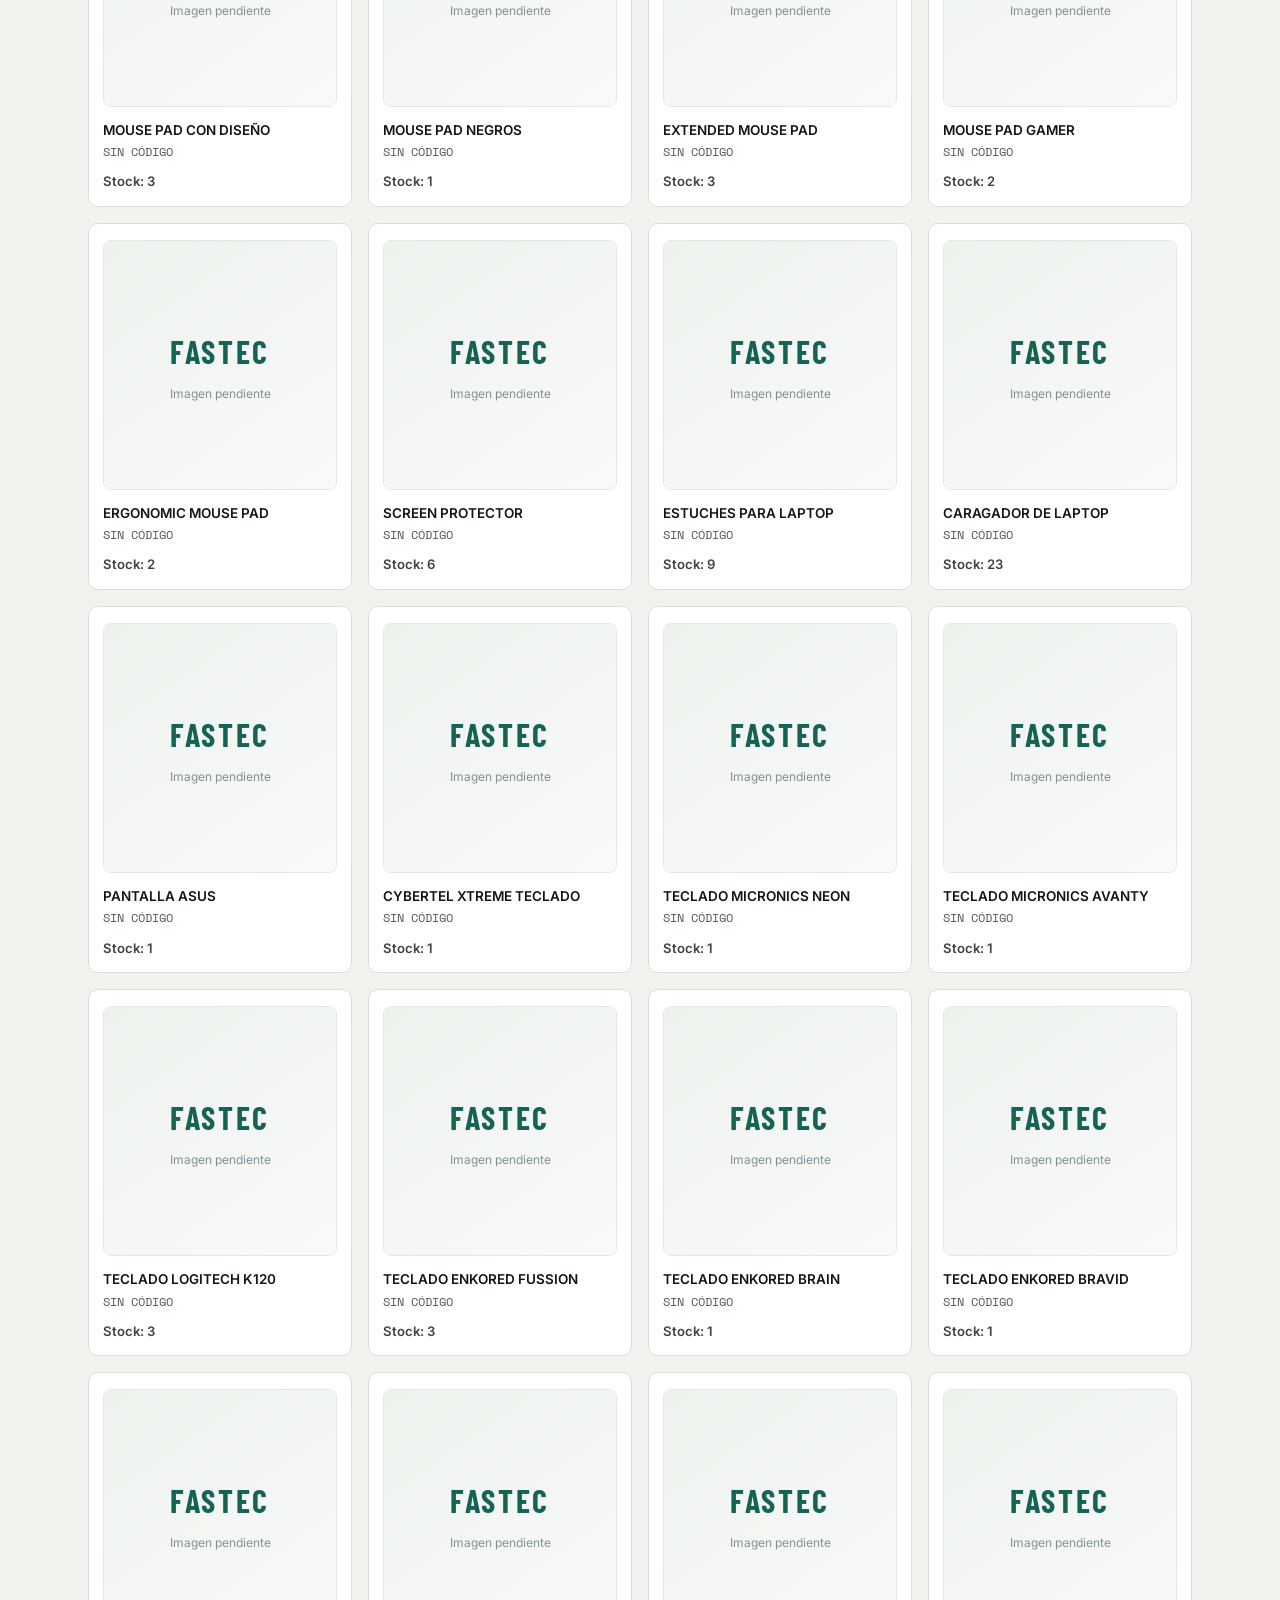
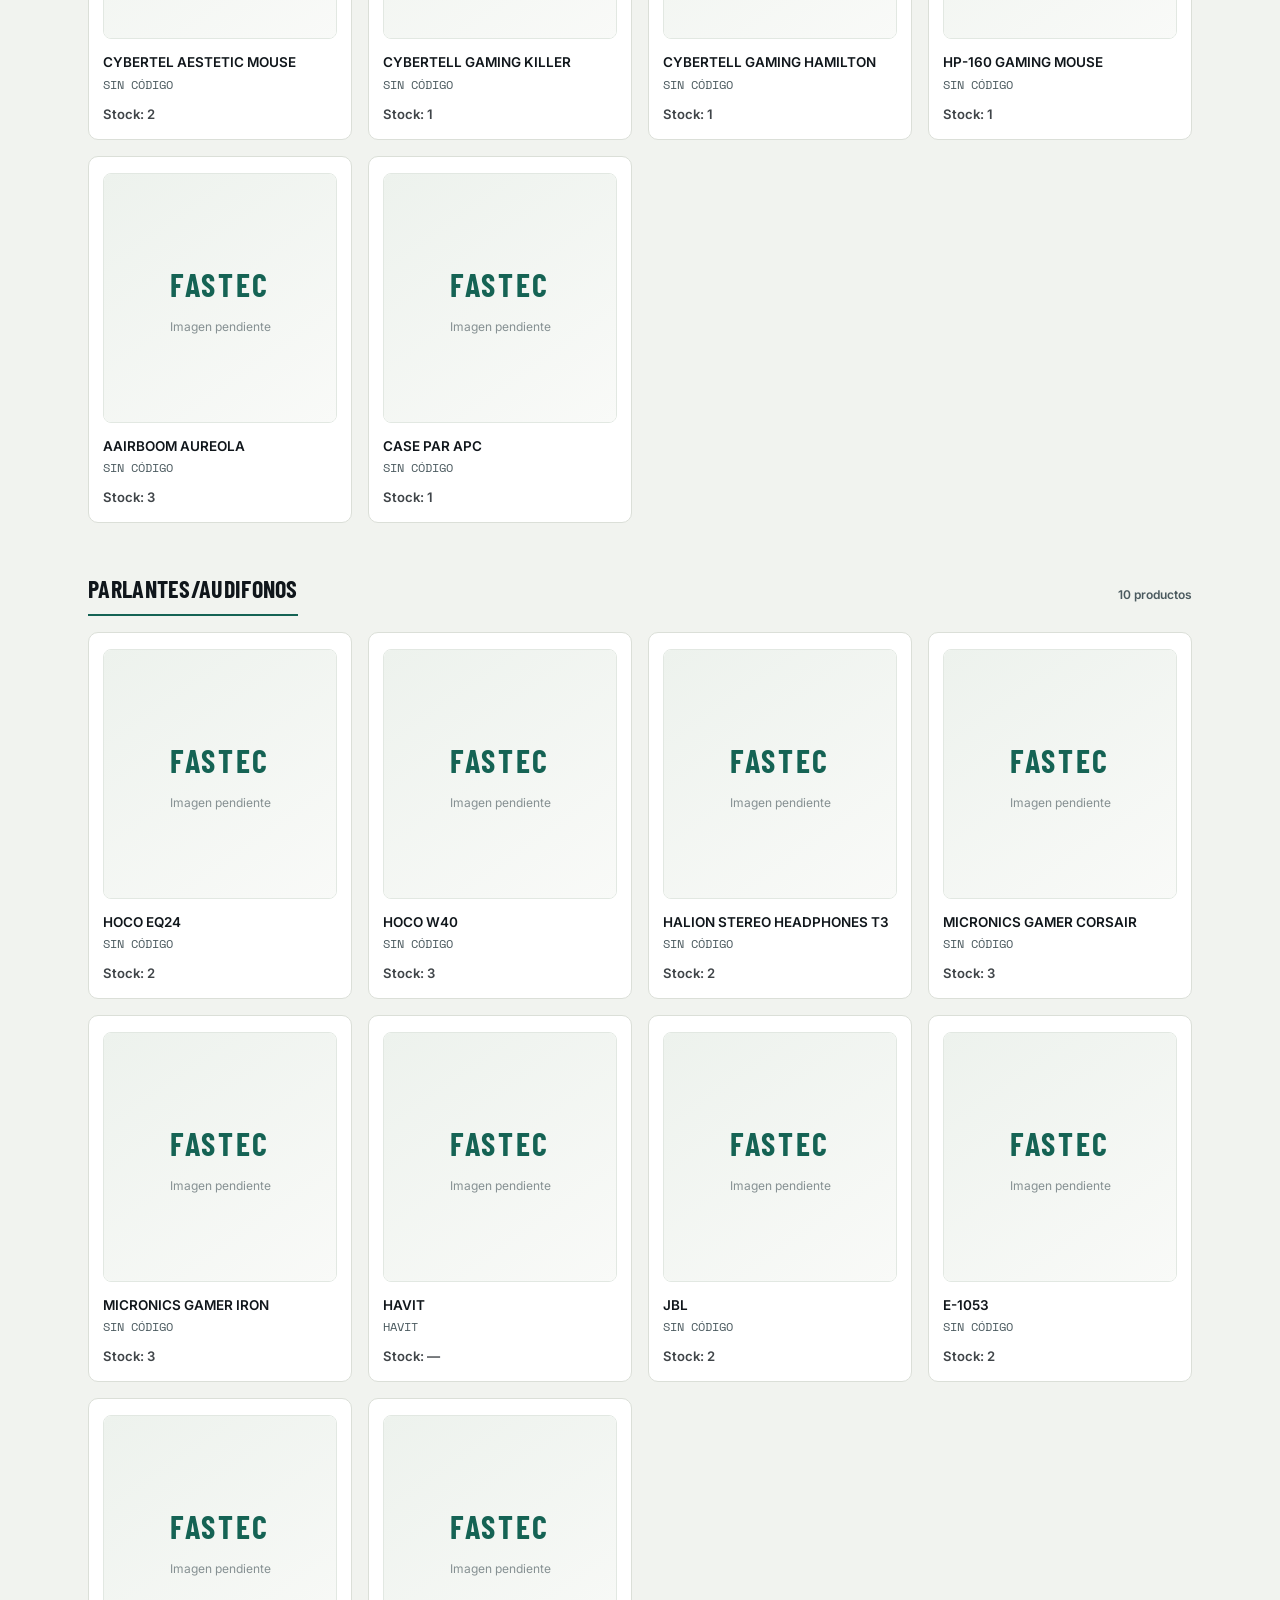
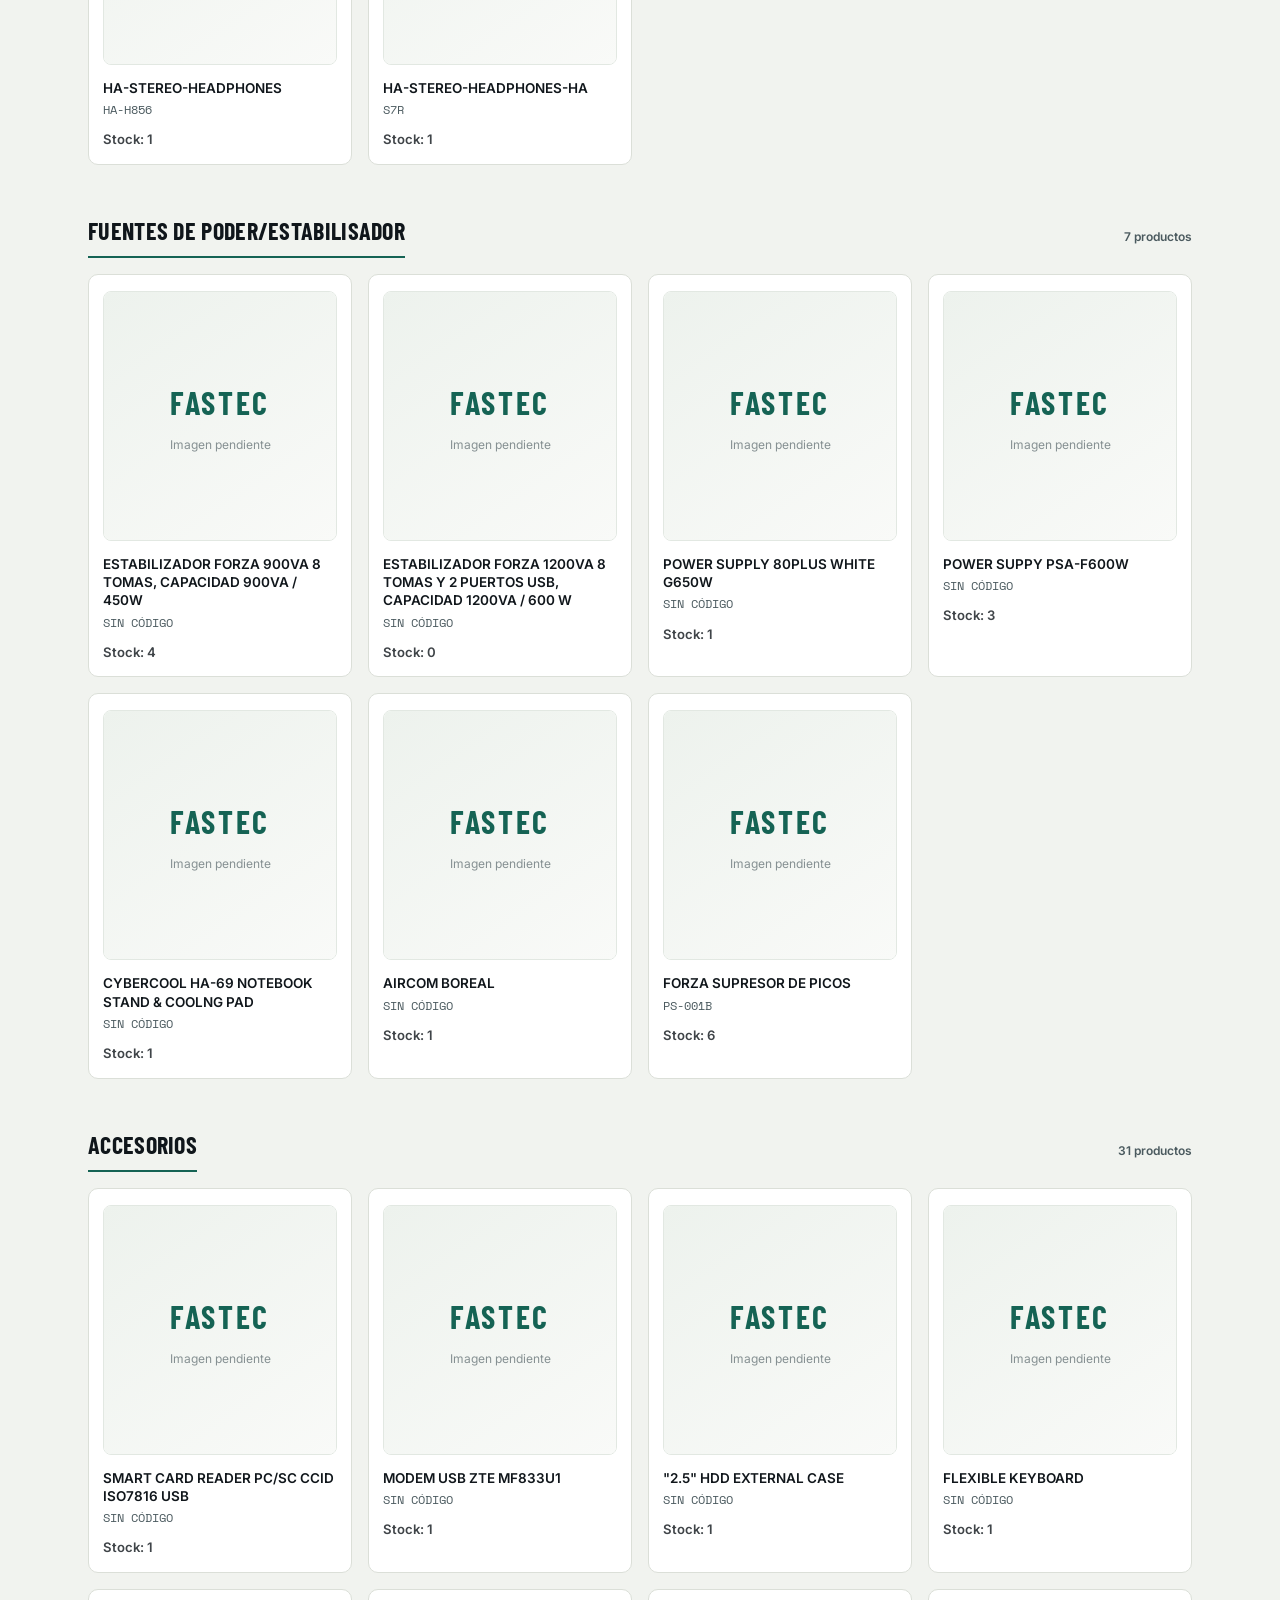
<file: productos.html>
<!DOCTYPE html>
<html lang="es">
<head>
<meta charset="UTF-8">
<meta name="viewport" content="width=device-width, initial-scale=1.0">
<title>Productos | FASTEC</title>
<link rel="stylesheet" href="styles.css">
<link rel="preconnect" href="https://fonts.googleapis.com">
<link rel="preconnect" href="https://fonts.gstatic.com" crossorigin>
<link href="https://fonts.googleapis.com/css2?family=Barlow+Condensed:wght@600;700&family=Inter:wght@400;500;600;700&family=Space+Mono:wght@400;700&display=swap" rel="stylesheet">
</head>
<body>
<div id="sharedHeader"></div>
<main>
<section class="page-hero page-hero-small">
  <div class="wrap page-hero-inner">
    <p class="kicker">Inventario</p>
    <h1>Todos nuestros productos</h1>
    <p>Catálogo actualizado según el inventario. No se muestran productos que no estén registrados en la lista.</p>
  </div>
</section>

<section class="catalog-page">
  <div class="wrap">
    <div class="section-head">
      <p class="kicker">Catálogo completo</p>
      <h2>Productos disponibles en el inventario</h2>
      <p>Todos los productos del inventario están organizados por categoría. Las imágenes se agregarán posteriormente.</p>
    </div>
    <div class="catalog-page-body"><div id="liveCatalog"></div></div>
  </div>
</section>
</main>
<footer class="site-footer">
  <div class="wrap footer-grid">
    <div class="footer-brand">
      <span class="brand">
        <span class="brand-mark" aria-hidden="true">
          <svg viewBox="0 0 40 40" width="30" height="30"><rect x="6" y="4" width="28" height="32" rx="3" fill="none" stroke="currentColor" stroke-width="2.4"/><line x1="6" y1="16" x2="34" y2="16" stroke="currentColor" stroke-width="2.4"/><circle cx="20" cy="26" r="5.5" fill="none" stroke="currentColor" stroke-width="2.4"/></svg>
        </span>
        <span class="brand-name">FASTEC</span>
      </span>
      <p>Electrodomésticos con garantía real y servicio técnico propio. Sede central en Pichanaqui, Junín — Perú.</p>
    </div>
    <div class="footer-col">
      <h4>Páginas</h4>
      <a href="index.html">Inicio</a>
      <a href="nosotros.html">Nosotros</a>
      <a href="productos.html">Productos</a>
      <a href="servicios.html">Servicios</a>
      <a href="contacto.html">Contacto</a>
    </div>
    <div class="footer-col">
      <h4>Contacto</h4>
      <a href="mailto:fastec0224@gmail.com"><span id="footerEmail">fastec0224@gmail.com</span></a>
      <a href="tel:+51963925684"><span id="footerPhone">+51 963 925 684</span></a>
      <span>Jirón 1° de mayo 1072, Pichanaqui</span>
    </div>
    <div class="footer-col footer-news">
      <h4>Novedades</h4>
      <p>Suscríbete para recibir novedades de FASTEC.</p>
      <form class="news-form" onsubmit="return false;">
        <input type="email" placeholder="Tu correo" aria-label="Correo electrónico" required>
        <button type="submit">Enviar</button>
      </form>
    </div>
  </div>
  <div class="wrap footer-bottom">
    <span>© 2026 FASTEC  Electrodomésticos. Todos los derechos reservados.</span>
  </div>
</footer>
<script src="data.js"></script>
<script src="catalog.js"></script>
<script src="footer-data.js"></script>
<script src="header.js"></script>
<script src="script.js"></script>
</body>
</html>
</file>
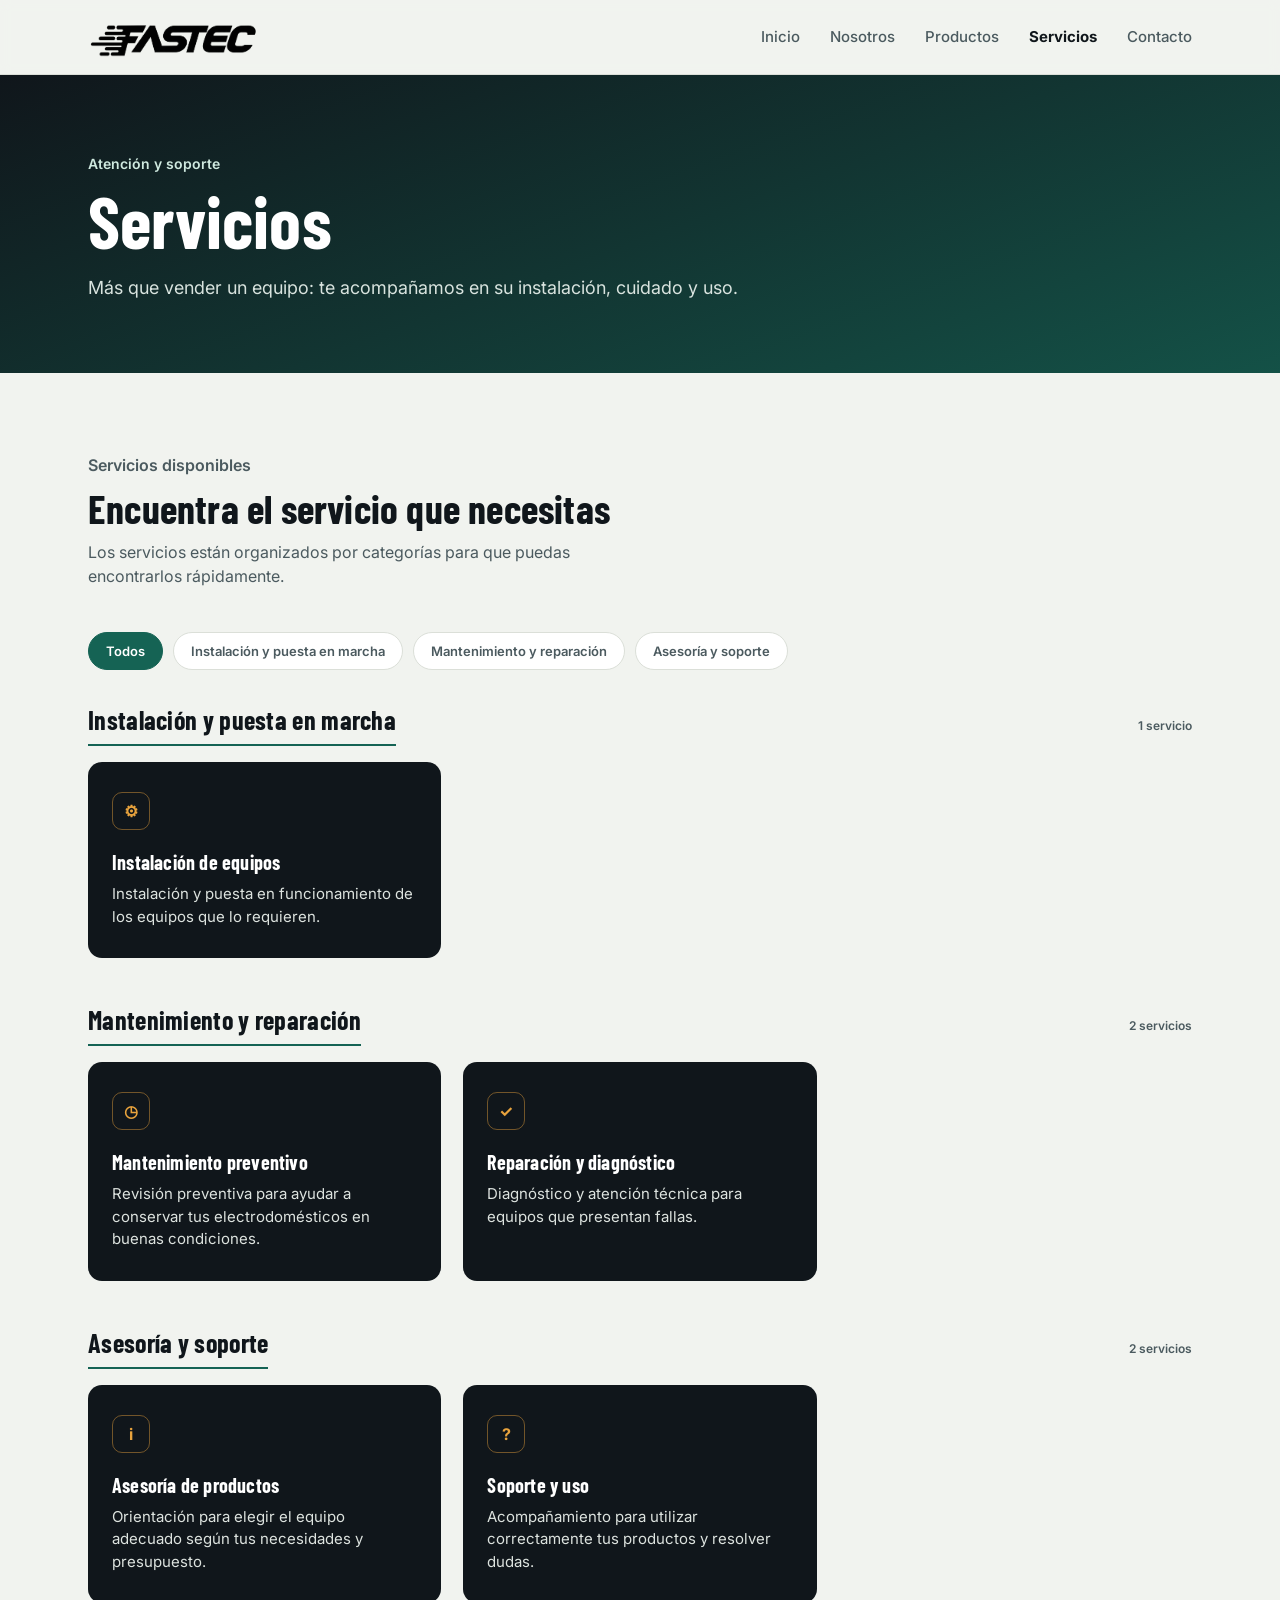
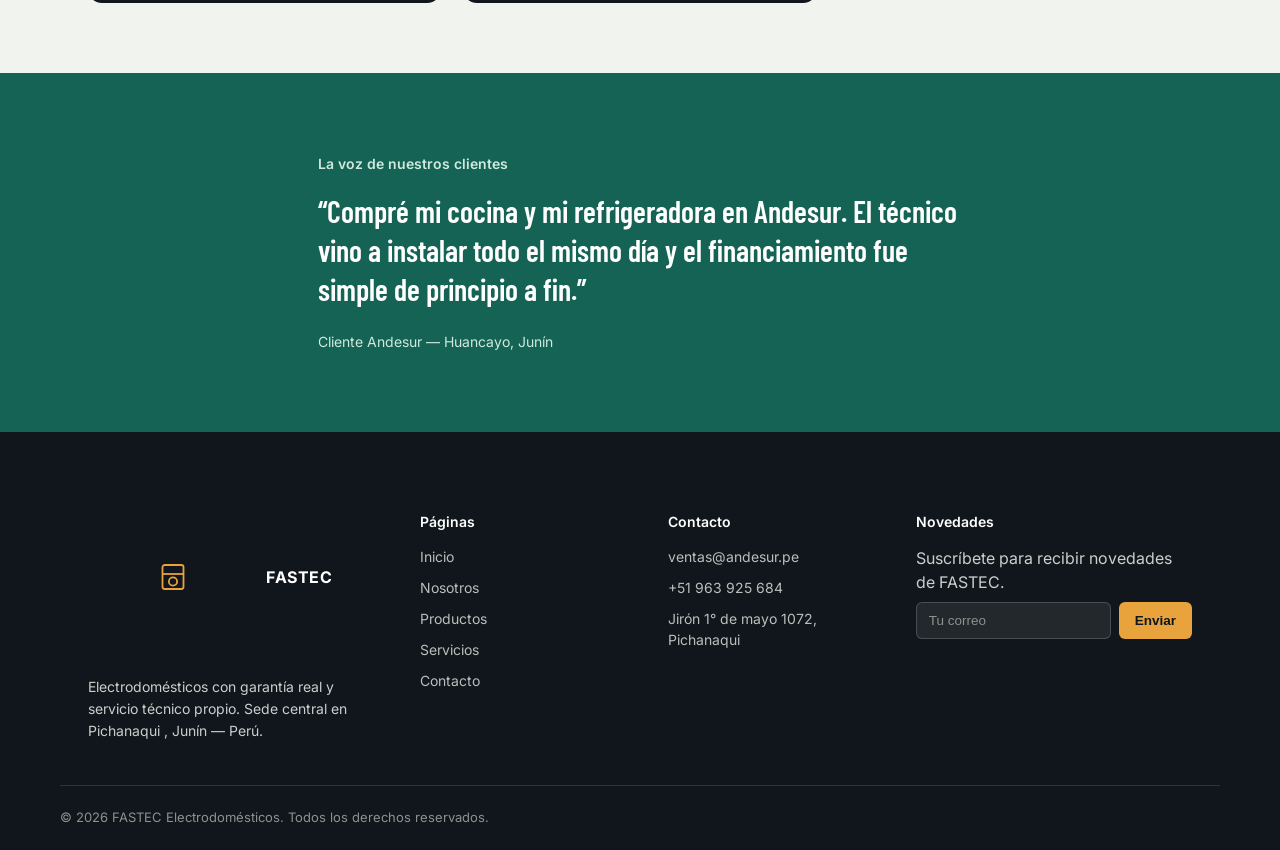
<file: servicios.html>
<!DOCTYPE html>
<html lang="es">
<head>
<meta charset="UTF-8">
<meta name="viewport" content="width=device-width, initial-scale=1.0">
<title>Servicios | FASTEC</title>
<link rel="stylesheet" href="styles.css">
<link rel="preconnect" href="https://fonts.googleapis.com">
<link rel="preconnect" href="https://fonts.gstatic.com" crossorigin>
<link href="https://fonts.googleapis.com/css2?family=Barlow+Condensed:wght@600;700&family=Inter:wght@400;500;600;700&family=Space+Mono:wght@400;700&display=swap" rel="stylesheet">
</head>
<body>
<div id="sharedHeader"></div>
<main>

<section class="page-hero page-hero-small">
  <div class="wrap page-hero-inner">
    <p class="kicker">Atención y soporte</p>
    <h1>Servicios</h1>
    <p>Más que vender un equipo: te acompañamos en su instalación, cuidado y uso.</p>
  </div>
</section>

<section class="service">
  <div class="wrap">
    <div class="section-head">
      <p class="kicker">Servicios disponibles</p>
      <h2>Encuentra el servicio que necesitas</h2>
      <p>Los servicios están organizados por categorías para que puedas encontrarlos rápidamente.</p>
    </div>
    <div id="liveServices"></div>
  </div>
</section>

<section class="testimonial">
  <div class="wrap testimonial-inner">
    <p class="testimonial-eyebrow">La voz de nuestros clientes</p>
    <blockquote>“Compré mi cocina y mi refrigeradora en Andesur. El técnico vino a instalar todo el mismo día y el financiamiento fue simple de principio a fin.”</blockquote>
    <p class="testimonial-name">Cliente Andesur — Huancayo, Junín</p>
  </div>
</section>

</main>
<footer class="site-footer">
  <div class="wrap footer-grid">
    <div class="footer-brand">
      <span class="brand">
        <span class="brand-mark" aria-hidden="true">
          <svg viewBox="0 0 40 40" width="30" height="30"><rect x="6" y="4" width="28" height="32" rx="3" fill="none" stroke="currentColor" stroke-width="2.4"/><line x1="6" y1="16" x2="34" y2="16" stroke="currentColor" stroke-width="2.4"/><circle cx="20" cy="26" r="5.5" fill="none" stroke="currentColor" stroke-width="2.4"/></svg>
        </span>
        <span class="brand-name">FASTEC</span>
      </span>
      <p>Electrodomésticos con garantía real y servicio técnico propio. Sede central en Pichanaqui , Junín — Perú.</p>
    </div>
    <div class="footer-col">
      <h4>Páginas</h4>
      <a href="index.html">Inicio</a>
      <a href="nosotros.html">Nosotros</a>
      <a href="productos.html">Productos</a>
      <a href="servicios.html">Servicios</a>
      <a href="contacto.html">Contacto</a>
    </div>
    <div class="footer-col">
      <h4>Contacto</h4>
      <a href="mailto:ventas@fastec.pe"><span id="footerEmail">ventas@fastec.pe</span></a>
      <a href="tel:+51963925684"><span id="footerPhone">+51 963 925 684</span></a>
      <span>Jirón 1° de mayo 1072, Pichanaqui</span>
    </div>
    <div class="footer-col footer-news">
      <h4>Novedades</h4>
      <p>Suscríbete para recibir novedades de FASTEC.</p>
      <form class="news-form" onsubmit="return false;">
        <input type="email" placeholder="Tu correo" aria-label="Correo electrónico" required>
        <button type="submit">Enviar</button>
      </form>
    </div>
  </div>
  <div class="wrap footer-bottom">
    <span>© 2026 FASTEC Electrodomésticos. Todos los derechos reservados.</span>
  </div>
</footer>
<script src="data.js"></script>
<script src="service.js"></script>
<script src="footer-data.js"></script>
<script src="header.js"></script>
<script src="script.js"></script>
</body>
</html>
</file>
<file: styles.css>
/* ===== Tokens ===== */
:root{
  --bg: #F1F3EF;
  --panel: #FFFFFF;
  --ink: #10161B;
  --ink-soft: #4B5A5F;
  --line: #DBDFD8;
  --green: #1F8A70;
  --green-dark: #156354;
  --amber: #E8A33D;
  --amber-dark: #B97B1E;
  --grade-g: #C5473C;
  --grade-f: #D9713E;
  --grade-e: #E0983B;
  --grade-d: #E0B23B;
  --grade-c: #B7C23E;
  --grade-b: #6FB13E;
  --grade-a: #1F8A70;

  --font-display: "Barlow Condensed", sans-serif;
  --font-body: "Inter", sans-serif;
  --font-mono: "Space Mono", monospace;

  --radius-card: 14px;
}

*{box-sizing:border-box;}
html{scroll-behavior:smooth;}
body{
  margin:0;
  background:var(--bg);
  color:var(--ink);
  font-family:var(--font-body);
  line-height:1.5;
  -webkit-font-smoothing:antialiased;
}
a{color:inherit;text-decoration:none;}
img,svg{display:block;max-width:100%;}
ul{margin:0;padding:0;list-style:none;}
.wrap{
  max-width:1160px;
  margin:0 auto;
  padding:0 28px;
}

h1,h2,h3{
  font-family:var(--font-display);
  font-weight:700;
  letter-spacing:.2px;
  margin:0;
  color:var(--ink);
}
h2{font-size:clamp(28px,3.4vw,40px); line-height:1.08;}
h3{font-size:20px; line-height:1.2;}
p{margin:0;}

.kicker{
  font-size:14px;
  color:var(--green-dark);
  font-weight:600;
  margin:0 0 10px;
}

.btn{
  display:inline-flex;
  align-items:center;
  gap:8px;
  padding:13px 24px;
  border-radius:8px;
  font-weight:600;
  font-size:15px;
  border:1.5px solid transparent;
  transition:transform .15s ease, background .15s ease, color .15s ease, border-color .15s ease;
}
.btn-primary{
  background:var(--ink);
  color:#fff;
}
.btn-primary:hover{ background:var(--green-dark); }
.btn-ghost{
  border-color:var(--ink);
  color:var(--ink);
}
.btn-ghost:hover{ background:var(--ink); color:#fff; }

.link-arrow{
  display:inline-block;
  margin-top:18px;
  font-weight:600;
  color:var(--green-dark);
  border-bottom:1.5px solid var(--green-dark);
  padding-bottom:2px;
}

.section-head{
  max-width:560px;
  margin-bottom:44px;
}
.section-head p{
  margin-top:10px;
  color:var(--ink-soft);
  font-size:16px;
}

/* ===== Portada / Cover ===== */
.cover{
  min-height:100vh;
  display:flex;
  align-items:center;
  justify-content:center;
  text-align:center;
  position:relative;
  background:
    radial-gradient(circle at 20% 20%, rgba(232,163,61,.14), transparent 55%),
    linear-gradient(160deg, var(--ink) 0%, var(--green-dark) 130%);
  color:#fff;
  overflow:hidden;
}
.cover-inner{
  display:flex;
  flex-direction:column;
  align-items:center;
  padding-top:40px;
  padding-bottom:40px;
}
.cover-mark{
  color:var(--amber);
  display:flex;
  margin-bottom:18px;
}
.cover-name{
  font-family:var(--font-display);
  font-size:clamp(52px,9vw,110px);
  font-weight:700;
  line-height:1;
  letter-spacing:.5px;
  margin:0;
}
.cover-tagline{
  margin-top:14px;
  font-size:clamp(15px,1.8vw,19px);
  color:#D8E3DE;
  max-width:480px;
}
.cover-data{
  display:flex;
  flex-wrap:wrap;
  justify-content:center;
  gap:36px;
  margin-top:52px;
  padding-top:36px;
  border-top:1px solid rgba(255,255,255,.18);
  width:100%;
  max-width:680px;
}
.cover-data-item{ min-width:110px; }
.cover-data-num{
  display:block;
  font-family:var(--font-display);
  font-size:clamp(28px,3.4vw,36px);
  font-weight:700;
  color:var(--amber);
  line-height:1;
}
.cover-data-label{
  display:block;
  margin-top:8px;
  font-size:12.5px;
  color:#C9D0CC;
}
.cover-scroll{
  margin-top:56px;
  display:inline-flex;
  flex-direction:column;
  align-items:center;
  gap:8px;
  color:#fff;
  font-size:13px;
  font-weight:600;
}
.cover-scroll svg{ animation:cover-bounce 1.6s ease-in-out infinite; }
@keyframes cover-bounce{
  0%,100%{ transform:translateY(0); }
  50%{ transform:translateY(6px); }
}

/* ===== Header ===== */
.site-header{
  position:sticky;
  top:0;
  z-index:40;
  background:rgba(241,243,239,.92);
  backdrop-filter:blur(6px);
  border-bottom:1px solid var(--line);
}
.header-inner{
  display:flex;
  align-items:center;
  justify-content:space-between;
  height:74px;
}
.brand {
  display: flex;
  align-items: center;
  text-decoration: none;
}

.brand-mark {
  width: 170px;
  height: 170px;
  display: flex;
  align-items: center;
  justify-content: center;
  overflow: hidden;
  flex-shrink: 0;
}

.brand-mark img {
  width: 170px;
  height: 170px;
  max-width: 170px;
  max-height: 170px;
  object-fit: contain;
  display: block;
}
.main-nav{
  display:flex;
  align-items:center;
  gap:30px;
  font-size:15px;
  font-weight:500;
}
.main-nav a{ color:var(--ink-soft); }
.main-nav a:hover{ color:var(--ink); }
.nav-cta{
  background:var(--ink);
  color:#fff !important;
  padding:9px 18px;
  border-radius:7px;
}
.nav-cta:hover{ background:var(--green-dark) !important; }

.nav-toggle{
  display:none;
  flex-direction:column;
  gap:5px;
  background:none;
  border:0;
  cursor:pointer;
  padding:8px;
}
.nav-toggle span{
  width:22px; height:2px; background:var(--ink); display:block;
}

/* ===== Hero ===== */
.hero{ padding:76px 0 90px; }
.hero-grid{
  display:grid;
  grid-template-columns:1.1fr .9fr;
  gap:60px;
  align-items:center;
}
.hero h1{
  font-size:clamp(40px,5.6vw,64px);
  line-height:1.02;
  margin:0 0 22px;
}
.hero-underline{
  border-bottom:5px solid var(--amber);
}
.hero-lead{
  color:var(--ink-soft);
  font-size:18px;
  max-width:460px;
  margin-bottom:32px;
}
.hero-actions{ display:flex; gap:14px; flex-wrap:wrap; }

/* Energy label card */
.energy-card{
  background:var(--panel);
  border:1px solid var(--line);
  border-radius:4px;
  padding:22px 22px 24px;
  box-shadow:0 18px 40px -22px rgba(16,22,27,.35);
}
.energy-card-head{
  display:flex;
  justify-content:space-between;
  align-items:baseline;
  font-size:13px;
  font-weight:600;
  color:var(--ink-soft);
  margin-bottom:16px;
  border-bottom:1px solid var(--line);
  padding-bottom:12px;
}
.energy-card-code{
  font-family:var(--font-mono);
  font-size:11px;
  color:var(--ink-soft);
}
.energy-bars{ display:flex; flex-direction:column; gap:6px; }
.ebar{
  --w:40%;
  position:relative;
  height:30px;
  border-radius:0 15px 15px 0;
  width:var(--w);
  display:flex;
  align-items:center;
  padding:0 12px;
  color:#fff;
  font-family:var(--font-display);
  font-weight:700;
  font-size:15px;
}
.ebar:nth-child(1){background:var(--grade-g);}
.ebar:nth-child(2){background:var(--grade-f);}
.ebar:nth-child(3){background:var(--grade-e);}
.ebar:nth-child(4){background:var(--grade-d);}
.ebar:nth-child(5){background:var(--grade-c);}
.ebar:nth-child(6){background:var(--grade-b);}
.ebar-active{
  background:var(--grade-a) !important;
  box-shadow:0 0 0 2px var(--grade-a), 0 8px 18px -8px rgba(31,138,112,.7);
}
.energy-card-note{
  margin-top:16px;
  font-size:13px;
  color:var(--ink-soft);
}

/* ===== Features ===== */
.features{ padding:70px 0; }
.feature-grid{
  display:grid;
  grid-template-columns:repeat(4,1fr);
  gap:20px;
}
.feature-card{
  background:var(--panel);
  border:1px solid var(--line);
  border-radius:var(--radius-card);
  padding:26px 22px;
}
.feature-icon{
  display:inline-flex;
  color:var(--green-dark);
  margin-bottom:16px;
}
.feature-card h3{ margin-bottom:8px; }
.feature-card p{ color:var(--ink-soft); font-size:14.5px; }

/* ===== Stats ===== */
.stats{
  background:var(--ink);
  color:#fff;
  padding:64px 0;
}
.stats-grid{
  display:grid;
  grid-template-columns:repeat(4,1fr);
  gap:24px;
  text-align:left;
}
.stat-num{
  display:block;
  font-family:var(--font-display);
  font-size:clamp(38px,4.6vw,56px);
  font-weight:700;
  color:var(--amber);
  line-height:1;
}
.stat-label{
  display:block;
  margin-top:10px;
  font-size:14px;
  color:#C9D0CC;
}

/* ===== Presence ===== */
.presence{ padding:80px 0; }
.presence-panel{
  display:grid;
  grid-template-columns:.8fr 1.2fr;
  gap:50px;
  align-items:center;
  background:var(--panel);
  border:1px solid var(--line);
  border-radius:18px;
  padding:40px;
}
.presence-map{ color:var(--green-dark); max-width:180px; margin:0 auto; }
.dot{ fill:var(--amber); }
.dot-main{ fill:var(--green-dark); }
.presence-stats{
  display:flex;
  gap:34px;
  flex-wrap:wrap;
  margin-bottom:20px;
}
.presence-num{
  display:block;
  font-family:var(--font-display);
  font-size:30px;
  font-weight:700;
  color:var(--green-dark);
}
.presence-label{
  display:block;
  font-size:13.5px;
  color:var(--ink-soft);
  margin-top:4px;
}
.presence-destinations{
  color:var(--ink-soft);
  font-size:15px;
}

/* ===== Offers ===== */
.offers{ padding:70px 0 90px; }
.offer-grid{
  display:grid;
  grid-template-columns:repeat(3,1fr);
  gap:22px;
}
.offer-card{
  position:relative;
  background:var(--panel);
  border:1px solid var(--line);
  border-radius:4px 16px 16px 4px;
  padding:28px 24px 24px;
  overflow:visible;
}
.offer-card::before{
  content:"";
  position:absolute;
  left:-1px; top:26px;
  width:14px; height:14px;
  background:var(--bg);
  border:1px solid var(--line);
  border-radius:50%;
}
.offer-tag{
  display:inline-block;
  background:var(--amber);
  color:var(--ink);
  font-size:12.5px;
  font-weight:700;
  padding:4px 10px;
  border-radius:4px;
  margin-bottom:18px;
}
.offer-icon{ color:var(--green-dark); margin-bottom:14px; display:inline-flex;}
.offers-cta{ text-align:center; margin-top:40px; }

/* ===== Catálogo completo (modal) ===== */
.catalog-modal{
  position:fixed;
  inset:0;
  z-index:100;
  display:none;
}
.catalog-modal.is-open{ display:block; }
.catalog-overlay{
  position:absolute;
  inset:0;
  background:rgba(16,22,27,.55);
  backdrop-filter:blur(2px);
}
.catalog-panel{
  position:relative;
  margin:40px auto;
  width:min(1080px, 92vw);
  max-height:calc(100vh - 80px);
  background:var(--bg);
  border-radius:16px;
  border:1px solid var(--line);
  display:flex;
  flex-direction:column;
  overflow:hidden;
  box-shadow:0 24px 60px rgba(16,22,27,.35);
}
.catalog-panel-head{
  display:flex;
  align-items:center;
  justify-content:space-between;
  padding:22px 28px;
  border-bottom:1px solid var(--line);
  background:var(--panel);
}
.catalog-panel-head h2{
  font-family:var(--font-display);
  font-weight:700;
  font-size:26px;
  letter-spacing:.2px;
  margin:0;
}
.catalog-close{
  display:inline-flex;
  align-items:center;
  justify-content:center;
  width:36px; height:36px;
  border-radius:50%;
  border:1px solid var(--line);
  background:var(--bg);
  color:var(--ink);
  cursor:pointer;
  transition:background .15s ease, transform .15s ease;
}
.catalog-close:hover{ background:var(--line); }
.catalog-panel-body{
  overflow-y:auto;
  padding:28px 28px 40px;
}
.catalog-section{ margin-bottom:38px; }
.catalog-section:last-child{ margin-bottom:0; }
.catalog-section-title{
  font-family:var(--font-display);
  font-weight:700;
  font-size:20px;
  letter-spacing:.3px;
  margin:0 0 16px;
  padding-bottom:10px;
  border-bottom:2px solid var(--green-dark);
  display:inline-block;
}
.catalog-grid{
  display:grid;
  grid-template-columns:repeat(4, 1fr);
  gap:16px;
}
.catalog-card{
  background:var(--panel);
  border:1px solid var(--line);
  border-radius:10px;
  padding:16px 14px 14px;
  display:flex;
  flex-direction:column;
  align-items:flex-start;
  gap:4px;
}
.catalog-card .offer-tag{ margin-bottom:10px; }
.catalog-photo{
  width:100%;
  height:100px;
  border-radius:8px;
  background:linear-gradient(160deg, #EAF2EE, #DCE8E1);
  color:var(--green-dark);
  display:flex;
  align-items:center;
  justify-content:center;
  margin-bottom:10px;
}
.catalog-name{ font-weight:600; font-size:13.5px; line-height:1.35; }
.catalog-model{ font-family:var(--font-mono); color:var(--ink-soft); font-size:11.5px; }

@media (max-width: 880px){
  .catalog-grid{ grid-template-columns:repeat(2, 1fr); }
}
@media (max-width: 520px){
  .catalog-panel{ margin:0; width:100vw; max-height:100vh; border-radius:0; }
  .catalog-grid{ grid-template-columns:1fr; }
  .catalog-panel-head{ padding:18px 18px; }
  .catalog-panel-body{ padding:20px 18px 32px; }
}

/* ---- Product photo + hover tooltip ---- */
.product-card{ padding-bottom:24px; }
.product-photo{
  position:relative;
  height:170px;
  margin-top:4px;
  border-radius:10px;
  background:linear-gradient(160deg, #EAF2EE, #DCE8E1);
  display:flex;
  align-items:center;
  justify-content:center;
  color:var(--green-dark);
  cursor:pointer;
}
.product-tooltip{
  position:absolute;
  left:50%;
  bottom:calc(100% + 12px);
  transform:translateX(-50%) translateY(6px);
  min-width:190px;
  background:var(--ink);
  color:#fff;
  padding:10px 14px;
  border-radius:8px;
  font-size:12.5px;
  line-height:1.45;
  text-align:left;
  display:flex;
  flex-direction:column;
  gap:2px;
  opacity:0;
  pointer-events:none;
  transition:opacity .18s ease, transform .18s ease;
  z-index:5;
}
.product-tooltip::after{
  content:"";
  position:absolute;
  top:100%;
  left:50%;
  transform:translateX(-50%);
  border:6px solid transparent;
  border-top-color:var(--ink);
}
.tooltip-name{ font-weight:600; }
.tooltip-model{ font-family:var(--font-mono); color:#B8C0BB; font-size:11.5px; }
.product-photo:hover,
.product-photo:focus-visible{
  background:linear-gradient(160deg, #DCEAE3, #C9DCD1);
}
.product-photo:hover .product-tooltip,
.product-photo:focus-visible .product-tooltip{
  opacity:1;
  transform:translateX(-50%) translateY(0);
}

/* ===== Service ===== */
.service{ padding:70px 0; }
.service-grid{
  display:grid;
  grid-template-columns:repeat(3,1fr);
  gap:22px;
}
.service-card{
  margin:0;
  background:var(--ink);
  color:#fff;
  border-radius:var(--radius-card);
  padding:30px 24px;
}
.service-icon{ color:var(--amber); display:inline-flex; margin-bottom:20px; }
.service-card figcaption{ font-size:15.5px; line-height:1.45; color:#DDE3DF; }

/* ===== Testimonial ===== */
.testimonial{
  background:var(--green-dark);
  color:#fff;
  padding:80px 0;
}
.testimonial-inner{ max-width:700px; text-align:left; }
.testimonial-eyebrow{
  font-size:14px;
  font-weight:600;
  color:#CFE9DF;
  margin-bottom:18px;
}
.testimonial blockquote{
  margin:0;
  font-family:var(--font-display);
  font-size:clamp(22px,2.6vw,30px);
  line-height:1.3;
  font-weight:600;
}
.testimonial-name{
  margin-top:22px;
  font-size:14px;
  color:#CFE9DF;
}

/* ===== Location ===== */
.location{ padding:80px 0; }
.location-grid{
  display:grid;
  grid-template-columns:1fr .7fr;
  gap:50px;
  align-items:center;
}
.store-list{ margin:26px 0 30px; }
.store-list li{
  padding:14px 0;
  border-top:1px solid var(--line);
  font-size:15.5px;
  color:var(--ink-soft);
}
.store-list li:last-child{ border-bottom:1px solid var(--line); }
.store-list strong{ color:var(--ink); margin-right:6px; }
.location-visual{ color:var(--green-dark); max-width:220px; margin:0 auto; }


/* Mapa de Google ancho en Contacto */
.contact-map-wide{
  margin-top:48px;
}
.contact-map-heading{
  margin-bottom:18px;
}
.contact-map-frame{
  width:100%;
  height:390px;
  overflow:hidden;
  border:1px solid var(--line);
  border-radius:12px;
  background:#fff;
  box-shadow:0 10px 30px rgba(0,0,0,.08);
}
.contact-map-frame iframe{
  width:100%;
  height:100%;
  border:0;
  display:block;
}
.contact-map-link{
  margin-top:12px;
}

/* ===== Footer ===== */
.site-footer{
  background:var(--ink);
  color:#C9D0CC;
  padding:60px 0 0;
}
.footer-grid{
  display:grid;
  grid-template-columns:1.4fr 1fr 1fr 1.2fr;
  gap:36px;
  padding-bottom:44px;
  border-bottom:1px solid rgba(255,255,255,.12);
}
.footer-brand .brand-mark{ color:var(--amber); }
.footer-brand .brand-name{ color:#fff; }
.footer-brand p{
  margin-top:14px;
  font-size:14px;
  line-height:1.55;
  max-width:280px;
}
.footer-col h4{
  color:#fff;
  font-family:var(--font-body);
  font-size:14px;
  font-weight:600;
  margin-bottom:14px;
}
.footer-col a, .footer-col span{
  display:block;
  font-size:14px;
  margin-bottom:10px;
  color:#B8C0BB;
}
.footer-col a:hover{ color:#fff; }

.footer-map-frame{
  width:100%;
  max-width:360px;
  height:170px;
  overflow:hidden;
  border:1px solid rgba(255,255,255,.16);
  border-radius:10px;
  background:#fff;
}
.footer-map-frame iframe{
  width:100%;
  height:100%;
  border:0;
  display:block;
}
.map-link{
  display:inline-block !important;
  margin-top:9px;
  font-size:13px !important;
  color:rgba(255,255,255,.82) !important;
}
.map-link:hover{ color:#fff !important; }
.news-form{
  display:flex;
  gap:8px;
  margin-top:8px;
}
.news-form input{
  flex:1;
  background:rgba(255,255,255,.08);
  border:1px solid rgba(255,255,255,.18);
  border-radius:6px;
  padding:10px 12px;
  color:#fff;
  font-size:13.5px;
}
.news-form input::placeholder{ color:#8A938E; }
.news-form button{
  background:var(--amber);
  color:var(--ink);
  border:0;
  border-radius:6px;
  padding:0 16px;
  font-weight:700;
  font-size:13.5px;
  cursor:pointer;
}
.footer-bottom{
  padding:22px 0;
  font-size:13px;
  color:#8A938E;
}

/* ===== Motion ===== */
@media (prefers-reduced-motion: no-preference){
  .ebar{
    width:0;
    animation:grow-bar .9s ease forwards;
    animation-delay:.15s;
  }
  .ebar:nth-child(1){animation-delay:.05s;}
  .ebar:nth-child(2){animation-delay:.15s;}
  .ebar:nth-child(3){animation-delay:.25s;}
  .ebar:nth-child(4){animation-delay:.35s;}
  .ebar:nth-child(5){animation-delay:.45s;}
  .ebar:nth-child(6){animation-delay:.55s;}
  .ebar:nth-child(7){animation-delay:.65s;}
}
@keyframes grow-bar{
  to{ width:var(--w); }
}

/* ===== Focus ===== */
a:focus-visible, button:focus-visible, input:focus-visible{
  outline:2.5px solid var(--amber);
  outline-offset:2px;
}

/* ===== Responsive ===== */
@media (max-width:980px){
  .cover-data{ gap:26px; }
  .hero-grid{ grid-template-columns:1fr; }
  .hero-visual{ max-width:420px; }
  .feature-grid{ grid-template-columns:repeat(2,1fr); }
  .presence-panel{ grid-template-columns:1fr; }
  .presence-map{ display:none; }
  .service-grid{ grid-template-columns:1fr; }
  .offer-grid{ grid-template-columns:repeat(2,1fr); }
  .location-grid{ grid-template-columns:1fr; }
  .location-visual{ display:none; }
  .footer-grid{ grid-template-columns:1fr 1fr; }
}@media (max-width:680px){
  .contact-map-wide{ margin-top:38px; }
  .contact-map-frame{ height:300px; border-radius:10px; }
  .cover-data{ gap:20px 30px; }
  .cover-data-item{ min-width:80px; }
  .product-tooltip{ min-width:160px; font-size:12px; }
  .main-nav{
    position:absolute;
    top:74px; left:0; right:0;
    background:var(--bg);
    border-bottom:1px solid var(--line);
    flex-direction:column;
    align-items:flex-start;
    gap:0;
    padding:10px 28px 20px;
    display:none;
  }
  .main-nav.open{ display:flex; }
  .main-nav a{ padding:12px 0; width:100%; border-top:1px solid var(--line); }
  .main-nav a:first-child{ border-top:0; }
  .nav-cta{ margin-top:10px; text-align:center; }
  .nav-toggle{ display:flex; }
  .feature-grid{ grid-template-columns:1fr; }
  .offer-grid{ grid-template-columns:1fr; }
  .stats-grid{ grid-template-columns:1fr 1fr; }
  .footer-grid{ grid-template-columns:1fr; }
}

/* ===== Estructura de páginas separadas ===== */
.page-hero{
  padding:100px 0 90px;
  background:linear-gradient(160deg,var(--ink) 0%,var(--green-dark) 130%);
  color:#fff;
}
.page-hero-small{padding:78px 0 72px;}
.page-hero h1{
  color:#fff;
  font-size:clamp(44px,6vw,72px);
  line-height:1;
  max-width:850px;
}
.page-hero p:not(.kicker){
  color:#D8E3DE;
  font-size:18px;
  max-width:700px;
  margin-top:18px;
}
.page-hero .kicker{color:#CFE9DF;}
.page-hero-inner{max-width:1160px;}
.info-section{padding:82px 0;}
.info-grid{
  display:grid;
  grid-template-columns:1.1fr .9fr;
  gap:50px;
  align-items:start;
}
.info-grid p:not(.kicker){color:var(--ink-soft);font-size:16px;margin-top:16px;max-width:700px;}
.info-card,.simple-card{
  background:var(--panel);
  border:1px solid var(--line);
  border-radius:var(--radius-card);
  padding:28px;
}
.check-list{margin-top:18px;}
.check-list li{
  padding:13px 0 13px 24px;
  border-top:1px solid var(--line);
  color:var(--ink-soft);
  position:relative;
}
.check-list li::before{
  content:"✓";
  position:absolute;
  left:0;
  color:var(--green-dark);
  font-weight:700;
}
.three-cols{
  display:grid;
  grid-template-columns:repeat(3,1fr);
  gap:22px;
}
.simple-card h3{margin-bottom:10px;}
.simple-card p{color:var(--ink-soft);}
.catalog-page{padding:82px 0 96px;}
.catalog-page-body{background:transparent;}
.catalog-page-body .catalog-section{margin-bottom:52px;}
.catalog-page-body .catalog-section-title{font-size:24px;}
.catalog-page-body .catalog-grid{grid-template-columns:repeat(4,1fr);}
.product-big{font-family:var(--font-display);font-size:52px;}
.main-nav a.active{color:var(--green-dark);font-weight:700;}
.contact-extra{padding-top:30px;}
.contact-extra .simple-card .link-arrow{margin-top:16px;}
@media(max-width:980px){
  .info-grid{grid-template-columns:1fr;}
  .three-cols{grid-template-columns:1fr;}
  .catalog-page-body .catalog-grid{grid-template-columns:repeat(2,1fr);}
}
@media(max-width:680px){
  .page-hero{padding:70px 0 60px;}
  .page-hero-small{padding:60px 0 52px;}
  .catalog-page-body .catalog-grid{grid-template-columns:1fr;}
}

/* ===== Productos destacados y catálogo administrable ===== */
.featured-products{padding:82px 0 90px;background:#fff;}
.featured-grid{grid-template-columns:repeat(3,1fr);}
.featured-actions{text-align:center;margin-top:34px;}
.live-product-card{position:relative;overflow:hidden;}
.live-photo{height:220px;background:#F4F6F2;display:flex;align-items:center;justify-content:center;overflow:hidden;}
.live-photo img{width:100%;height:100%;object-fit:cover;}
.product-placeholder{height:100%;width:100%;display:flex;flex-direction:column;align-items:center;justify-content:center;color:var(--green-dark);background:linear-gradient(145deg,#edf2ed,#f9faf8);}
.product-placeholder span{font-family:var(--font-display);font-size:32px;font-weight:700;letter-spacing:1px;}
.product-placeholder small{font-size:12px;margin-top:4px;color:var(--ink-soft);}
.product-badge{position:absolute;z-index:2;left:12px;top:12px;background:var(--amber);color:#10161B;padding:5px 9px;border-radius:6px;font-size:12px;font-weight:700;}
.product-prices{display:flex;align-items:center;gap:10px;margin-top:10px;}
.product-prices del{color:#7B8588;font-size:13px;}
.product-price{color:var(--green-dark);font-size:17px;}
.empty-state{color:var(--ink-soft);padding:25px 0;}
.catalog-page-body .catalog-grid{grid-template-columns:repeat(4,1fr);}

/* ===== Panel administrador ===== */
.admin-body{background:#EEF2EE;}
.admin-login{min-height:100vh;display:grid;place-items:center;padding:30px;background:linear-gradient(160deg,var(--ink),var(--green-dark));}
.admin-login-card{width:min(470px,100%);background:#fff;padding:42px;border-radius:18px;box-shadow:0 20px 60px rgba(0,0,0,.25);}
.admin-login-card h1{font-size:48px;}
.admin-login-card>p:not(.kicker){color:var(--ink-soft);margin:10px 0 24px;}
.admin-login form{display:grid;gap:16px;}
.admin-login label,.admin-form label{display:grid;gap:7px;font-weight:600;font-size:14px;color:var(--ink);}
.admin-login input,.admin-form input,.admin-form textarea{width:100%;border:1px solid var(--line);border-radius:8px;padding:12px 13px;font:inherit;background:#fff;color:var(--ink);}
.login-error{color:#B23A2F;min-height:18px;}
.admin-top{background:#fff;border-bottom:1px solid var(--line);}
.admin-top-inner{display:flex;justify-content:space-between;align-items:center;padding-top:20px;padding-bottom:20px;}
.admin-top h1{font-size:34px;}
.admin-actions{display:flex;gap:10px;align-items:center;}
.admin-main{padding:35px 0 70px;}
.admin-tabs{display:flex;gap:6px;margin-bottom:25px;border-bottom:1px solid var(--line);}
.admin-tab{border:0;background:transparent;padding:13px 18px;font:600 14px var(--font-body);color:var(--ink-soft);cursor:pointer;border-bottom:3px solid transparent;}
.admin-tab.active{color:var(--green-dark);border-bottom-color:var(--green-dark);}
.admin-panel{display:none;}
.admin-panel.active{display:block;}
.admin-panel-head{display:flex;justify-content:space-between;align-items:flex-end;gap:25px;margin-bottom:25px;}
.admin-panel-head>div p:not(.kicker){color:var(--ink-soft);margin-top:8px;}
.admin-product-list{display:grid;gap:12px;}
.admin-product-row{background:#fff;border:1px solid var(--line);border-radius:12px;padding:14px;display:grid;grid-template-columns:90px 1fr auto;gap:18px;align-items:center;}
.admin-product-thumb{width:90px;height:75px;background:#EEF2EE;border-radius:8px;overflow:hidden;display:grid;place-items:center;color:var(--green-dark);font:700 12px var(--font-display);}
.admin-product-thumb img{width:100%;height:100%;object-fit:cover;}
.admin-product-info h3{font-size:21px;}
.admin-product-info p{color:var(--ink-soft);font-size:13px;margin-top:4px;}
.admin-product-tags{display:flex;gap:7px;flex-wrap:wrap;margin-top:8px;}
.admin-product-tags span{font-size:11px;background:#EDF4EF;color:var(--green-dark);padding:4px 7px;border-radius:5px;font-weight:600;}
.admin-row-actions{display:flex;gap:7px;}
.btn-danger{background:#fff;border:1.5px solid #C5473C;color:#A2352D;}
.btn-danger:hover{background:#C5473C;color:#fff;}
.admin-form{display:grid;grid-template-columns:1fr 1fr;gap:18px;background:#fff;border:1px solid var(--line);padding:25px;border-radius:14px;}
.admin-form .full{grid-column:1/-1;}
.company-form{max-width:850px;}
.check-field{display:flex !important;grid-template-columns:none !important;align-items:center;gap:9px !important;}
.check-field input{width:auto;}
.admin-note{max-width:900px;margin-top:24px;background:#FFF7E8;border:1px solid #E8C98C;padding:15px;border-radius:9px;color:#6B5324;font-size:14px;}
.backup-actions{display:flex;gap:10px;flex-wrap:wrap;}
.file-button{cursor:pointer;}
.admin-modal{position:fixed;inset:0;background:rgba(16,22,27,.62);z-index:100;display:grid;place-items:center;padding:25px;overflow:auto;}
.admin-modal-card{background:#fff;width:min(800px,100%);border-radius:16px;padding:25px;max-height:90vh;overflow:auto;}
.modal-head{display:flex;justify-content:space-between;align-items:center;margin-bottom:22px;}
.modal-close{font-size:30px;border:0;background:transparent;cursor:pointer;line-height:1;}
.modal-actions{display:flex;justify-content:flex-end;gap:10px;}
.admin-image-preview{min-height:20px;}
.admin-image-preview img{max-height:180px;width:auto;border-radius:9px;border:1px solid var(--line);}
[hidden]{display:none !important;}

@media(max-width:900px){
  .featured-grid,.catalog-page-body .catalog-grid{grid-template-columns:repeat(2,1fr);}
  .admin-product-row{grid-template-columns:70px 1fr;}
  .admin-row-actions{grid-column:2;}
}
@media(max-width:650px){
  .featured-grid,.catalog-page-body .catalog-grid{grid-template-columns:1fr;}
  .admin-top-inner,.admin-panel-head{align-items:flex-start;flex-direction:column;}
  .admin-actions{width:100%;}
  .admin-form{grid-template-columns:1fr;}
  .admin-form .full{grid-column:1;}
  .admin-product-row{grid-template-columns:1fr;}
  .admin-row-actions{grid-column:1;}
}

/* ===== REDISEÑO ADMIN ANDESUR ===== */
:root{
  --admin-green:#176b4d;
  --admin-green-2:#0f513a;
  --admin-mint:#eaf6f0;
  --admin-gold:#d9a441;
  --admin-red:#b94a48;
  --admin-bg:#f4f7f5;
}
.admin-body{background:linear-gradient(180deg,#f7faf8 0%,#eef4f0 100%);color:#17231e;}
.admin-login{background:radial-gradient(circle at 15% 15%,rgba(53,126,93,.34),transparent 35%),linear-gradient(135deg,#10271e,#176b4d 58%,#0f513a);}
.admin-login-card{width:min(480px,100%);padding:44px;border:1px solid rgba(255,255,255,.5);border-radius:24px;box-shadow:0 30px 80px rgba(0,0,0,.28);}
.admin-login-card h1{font-size:52px;letter-spacing:-1px;color:#10271e;}
.admin-login input,.admin-form input,.admin-form textarea{border:1px solid #d6e2dc;border-radius:12px;background:#fbfdfc;transition:.2s ease;}
.admin-login input:focus,.admin-form input:focus,.admin-form textarea:focus{outline:none;border-color:#176b4d;box-shadow:0 0 0 4px rgba(23,107,77,.10);}
.admin-login .btn-primary,.admin-top .btn-primary,.admin-panel .btn-primary{background:var(--admin-green);border-color:var(--admin-green);box-shadow:0 8px 18px rgba(23,107,77,.16);}
.admin-login .btn-primary:hover,.admin-top .btn-primary:hover,.admin-panel .btn-primary:hover{background:var(--admin-green-2);transform:translateY(-1px);}
.admin-top{background:rgba(255,255,255,.94);backdrop-filter:blur(12px);border-bottom:1px solid #dce7e1;position:sticky;top:0;z-index:20;box-shadow:0 4px 18px rgba(24,52,40,.05);}
.admin-top h1{font-size:38px;letter-spacing:-.5px;color:var(--admin-green-2);}
.admin-main{padding:32px 0 70px;}
.admin-tabs{gap:4px;margin-bottom:28px;padding:5px;background:#e8efeb;border:1px solid #d8e4dd;border-radius:14px;width:max-content;}
.admin-tab{border:0!important;border-radius:10px;padding:11px 20px;color:#607068;background:transparent;}
.admin-tab.active{background:#fff;color:var(--admin-green-2);box-shadow:0 3px 10px rgba(30,67,52,.08);}
.admin-panel{animation:adminFade .22s ease;}
@keyframes adminFade{from{opacity:0;transform:translateY(4px)}to{opacity:1;transform:none}}
.admin-panel-head{margin-bottom:22px;align-items:center;}
.admin-panel-head h2{font-size:34px;letter-spacing:-.5px;color:#173c2c;}
.admin-head-actions{display:flex;align-items:center;gap:14px;flex-wrap:wrap;justify-content:flex-end;}
.product-summary{display:flex;gap:7px;flex-wrap:wrap;}
.summary-chip{background:#fff;border:1px solid #dbe6e0;border-radius:999px;padding:7px 11px;font-size:12px;color:#53655d;box-shadow:0 2px 7px rgba(28,58,46,.04);}
.summary-chip b{color:#173c2c;margin-right:3px;}
.summary-chip.summary-ok{background:#edf8f2;border-color:#cce7d8;color:#176b4d;}
.summary-chip.summary-off{background:#f5f5f4;color:#73736e;}
.admin-product-list{gap:14px;}
.admin-product-row{background:rgba(255,255,255,.96);border:1px solid #dce7e1;border-radius:17px;padding:15px;grid-template-columns:96px 1fr auto;gap:19px;box-shadow:0 5px 18px rgba(28,58,46,.055);transition:.2s ease;}
.admin-product-row:hover{transform:translateY(-1px);border-color:#c7d9cf;box-shadow:0 10px 26px rgba(28,58,46,.09);}
.admin-product-row.is-hidden{opacity:.72;background:#f7f8f7;}
.admin-product-thumb{width:96px;height:82px;border-radius:13px;background:linear-gradient(145deg,#eef5f1,#f8faf9);border:1px solid #e0e9e4;color:#176b4d;}
.admin-product-thumb img{object-fit:contain;padding:5px;}
.admin-product-info h3{font-size:20px;color:#173c2c;}
.admin-product-title-line{display:flex;align-items:center;gap:10px;flex-wrap:wrap;}
.visibility-badge{font-size:10px;letter-spacing:.7px;font-weight:800;padding:4px 8px;border-radius:999px;}
.visibility-badge.visible{background:#e7f6ee;color:#176b4d;}
.visibility-badge.hidden{background:#eeeeec;color:#74746e;}
.admin-product-tags span{border:1px solid #d8e8df;background:#f1f8f4;color:#176b4d;border-radius:999px;padding:5px 9px;}
.admin-row-actions{gap:8px;}
.btn-warn{background:#fff7e7!important;color:#9a6714!important;border:1px solid #ecd39b!important;}
.btn-warn:hover{background:#fff0ce!important;}
.btn-success{background:#e8f7ef!important;color:#176b4d!important;border:1px solid #bfe0ce!important;}
.btn-success:hover{background:#d9f0e4!important;}
.admin-form{border:1px solid #dce7e1;border-radius:18px;box-shadow:0 6px 20px rgba(28,58,46,.05);}
.admin-note{border-radius:12px;border-color:#e6d19d;background:#fffaf0;}
.admin-modal{backdrop-filter:blur(4px);background:rgba(9,24,18,.62);}
.admin-modal-card{border-radius:22px;box-shadow:0 30px 80px rgba(0,0,0,.25);}
@media(max-width:800px){
  .admin-head-actions{width:100%;justify-content:flex-start;}
  .product-summary{order:2;}
  .admin-product-row{grid-template-columns:78px 1fr;}
  .admin-product-thumb{width:78px;height:72px;}
  .admin-row-actions{grid-column:2;}
}
@media(max-width:560px){
  .admin-login-card{padding:30px 22px;border-radius:18px;}
  .admin-login-card h1{font-size:42px;}
  .admin-tabs{width:100%;overflow:auto;}
  .admin-tab{white-space:nowrap;padding:10px 13px;}
  .admin-product-row{grid-template-columns:1fr;}
  .admin-product-thumb{width:100%;height:150px;}
  .admin-row-actions{grid-column:1;width:100%;}
  .admin-row-actions .btn{flex:1;}
}

/* ===== Producto con imagen online ===== */
.catalog-photo{background:linear-gradient(145deg,#f7f9f7,#edf2ee);border:1px solid #e2e8e2;min-height:250px;display:flex;align-items:center;justify-content:center;overflow:hidden;}
.catalog-photo img{width:100%;height:250px;object-fit:cover;transition:transform .35s ease;}
.catalog-card:hover .catalog-photo img{transform:scale(1.035);}
.admin-product-thumb{background:#f4f7f4;}
.admin-product-thumb img{width:100%;height:100%;object-fit:cover;}
@media(max-width:700px){.catalog-photo,.catalog-photo img{height:220px;min-height:220px;}}


/* ===== Categorías de productos y servicios ===== */
.category-filters{
  display:flex;
  flex-wrap:wrap;
  gap:10px;
  margin:0 0 34px;
  padding:0 0 2px;
}
.category-filter{
  appearance:none;
  border:1px solid var(--line);
  background:var(--panel);
  color:var(--ink-soft);
  border-radius:999px;
  padding:10px 17px;
  font:600 13px var(--font-body);
  cursor:pointer;
  transition:all .18s ease;
}
.category-filter:hover{
  border-color:var(--green-dark);
  color:var(--green-dark);
}
.category-filter.active{
  background:var(--green-dark);
  color:#fff;
  border-color:var(--green-dark);
}
.catalog-section-heading{
  display:flex;
  align-items:center;
  justify-content:space-between;
  gap:18px;
  margin-bottom:16px;
}
.catalog-section-title{
  margin:0;
}
.catalog-count{
  color:var(--ink-soft);
  font-size:12px;
  font-weight:600;
  white-space:nowrap;
}
.catalog-section{
  margin-bottom:44px;
}
.catalog-section:last-child,
.service-category:last-child{
  margin-bottom:0;
}
.service-category{
  margin-bottom:48px;
}
.service-category .catalog-section-title{
  font-size:26px;
  padding-bottom:10px;
  border-bottom:2px solid var(--green-dark);
  display:inline-block;
}
.service-category .service-grid{
  grid-template-columns:repeat(3,1fr);
}
.service-card h3{
  color:#fff;
  margin-bottom:9px;
}
.service-card p{
  color:#DDE3DF;
  font-size:15px;
  line-height:1.5;
}
.service-icon{
  width:38px;
  height:38px;
  border:1px solid rgba(232,163,61,.45);
  border-radius:10px;
  align-items:center;
  justify-content:center;
  font-weight:700;
}
.admin-category{
  display:inline-block;
  margin-top:5px;
  color:var(--green-dark);
  font-size:12px;
  font-weight:700;
}
.admin-service-row{
  display:grid;
  grid-template-columns:1fr auto;
  gap:20px;
  align-items:center;
  background:var(--panel);
  border:1px solid var(--line);
  border-radius:12px;
  padding:18px;
  margin-bottom:12px;
}
.admin-service-info h3{margin-bottom:5px;}
.admin-service-info p{color:var(--ink-soft);font-size:14px;}
.is-hidden{opacity:.58;}
@media (max-width:880px){
  .service-category .service-grid{grid-template-columns:repeat(2,1fr);}
}
@media (max-width:620px){
  .catalog-section-heading{align-items:flex-start;flex-direction:column;gap:6px;}
  .service-category .service-grid{grid-template-columns:1fr;}
  .category-filters{overflow-x:auto;flex-wrap:nowrap;padding-bottom:8px;}
  .category-filter{white-space:nowrap;}
  .admin-service-row{grid-template-columns:1fr;}
}

/* ===== Compra por WhatsApp al hacer clic en un producto ===== */
.live-product-card{
  cursor:pointer;
  transition:transform .2s ease, box-shadow .2s ease, border-color .2s ease;
}
.live-product-card:hover,
.live-product-card:focus-visible{
  transform:translateY(-4px);
  box-shadow:0 12px 28px rgba(0,0,0,.10);
  border-color:var(--green-dark);
  outline:none;
}


/* ===== Encabezado compartido ===== */
.brand-name{display:inline-block;font-weight:700;letter-spacing:.5px;margin-left:8px;}
.main-nav a.active{color:var(--ink);font-weight:700;}
@media (max-width: 768px){
  .header-inner{height:68px;}
  .brand-mark,.brand-mark img{width:38px;height:38px;max-width:38px;max-height:38px;}
  .brand-name{font-size:16px;}
  .nav-toggle{display:flex;}
  .main-nav{
    position:absolute;left:16px;right:16px;top:calc(100% + 8px);
    display:none;flex-direction:column;align-items:stretch;gap:0;
    background:var(--panel);border:1px solid var(--line);
    border-radius:8px;padding:8px;box-shadow:0 15px 35px rgba(0,0,0,.12);
  }
  .main-nav.open{display:flex;}
  .main-nav a{padding:12px 14px;border-radius:6px;}
  .main-nav a:hover,.main-nav a.active{background:rgba(64,85,72,.08);}
}


/* Inventario: stock */
.product-stock{display:block;margin-top:8px;font-size:.82rem;font-weight:600;opacity:.8;}
.product-placeholder{display:flex;flex-direction:column;align-items:center;justify-content:center;min-height:180px;gap:6px;}
.product-placeholder span{font-weight:700;letter-spacing:.08em;}
.product-placeholder small{opacity:.65;}
</file>
